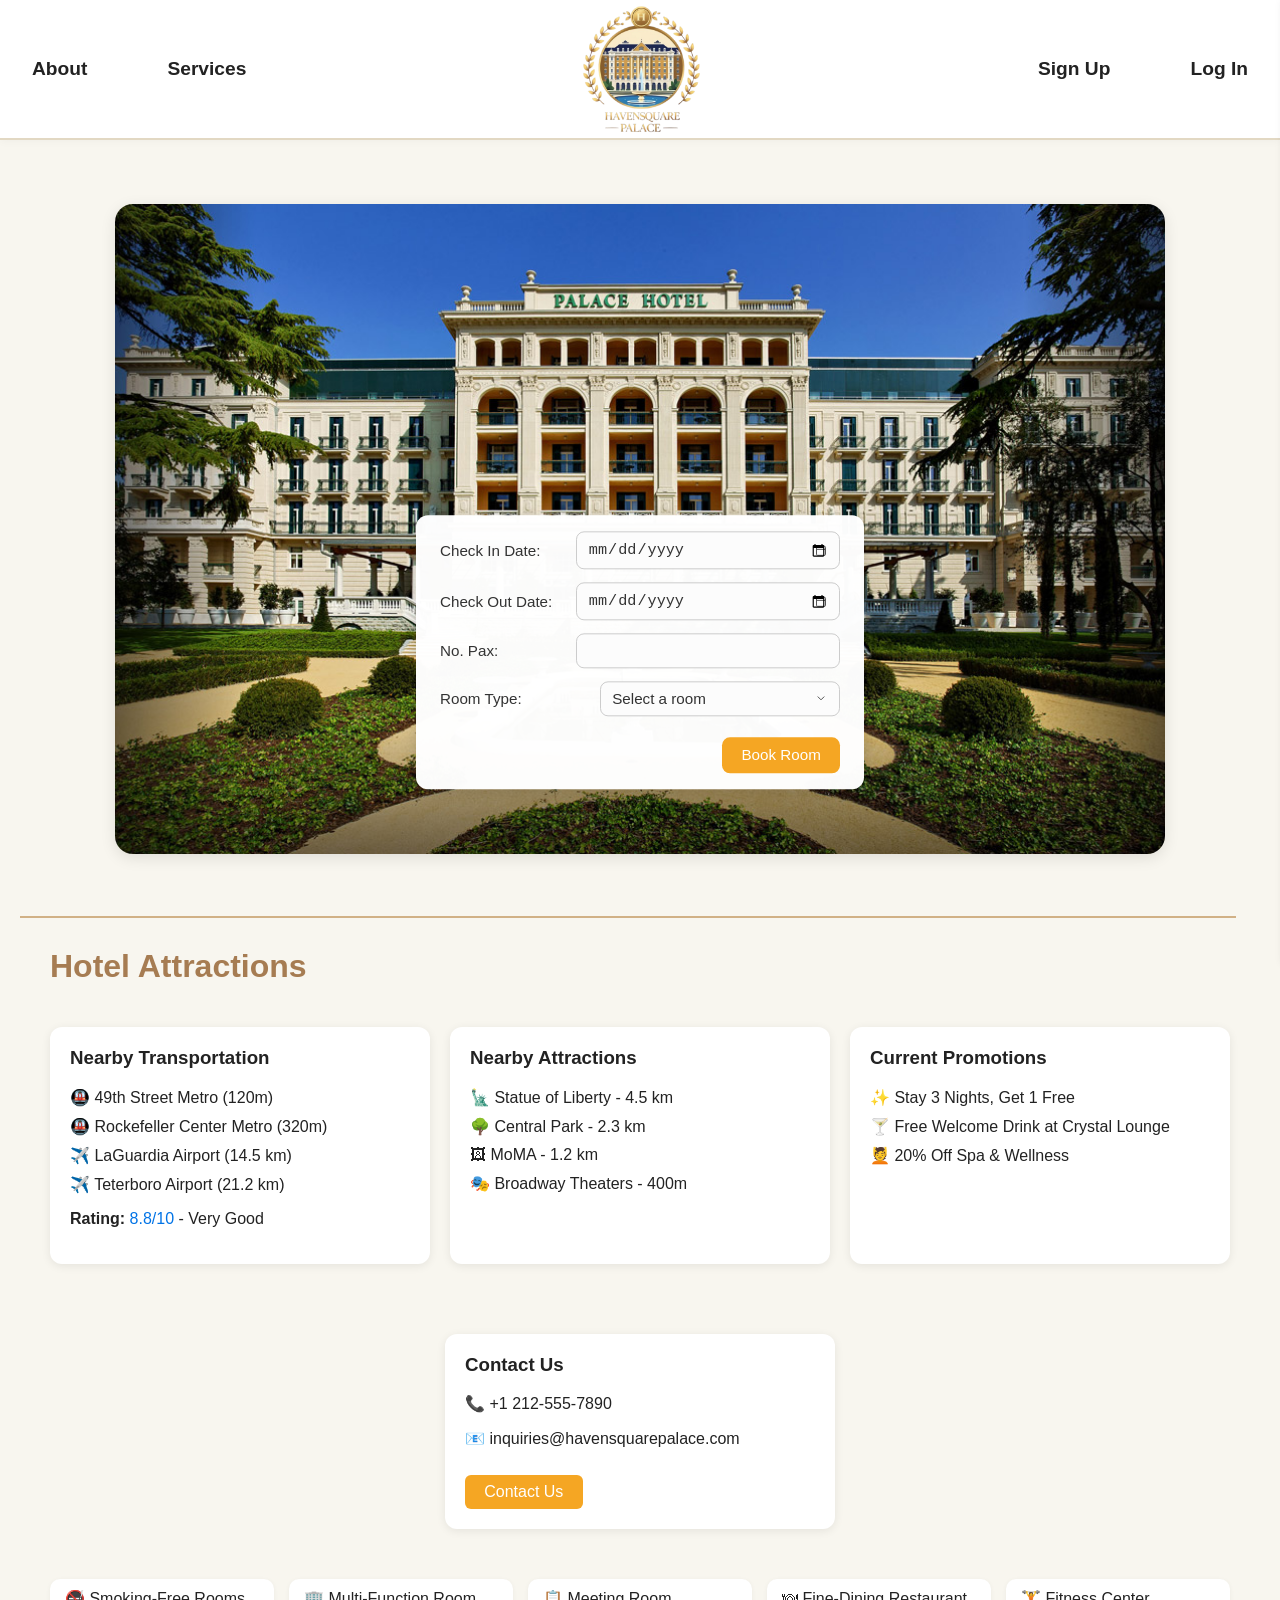
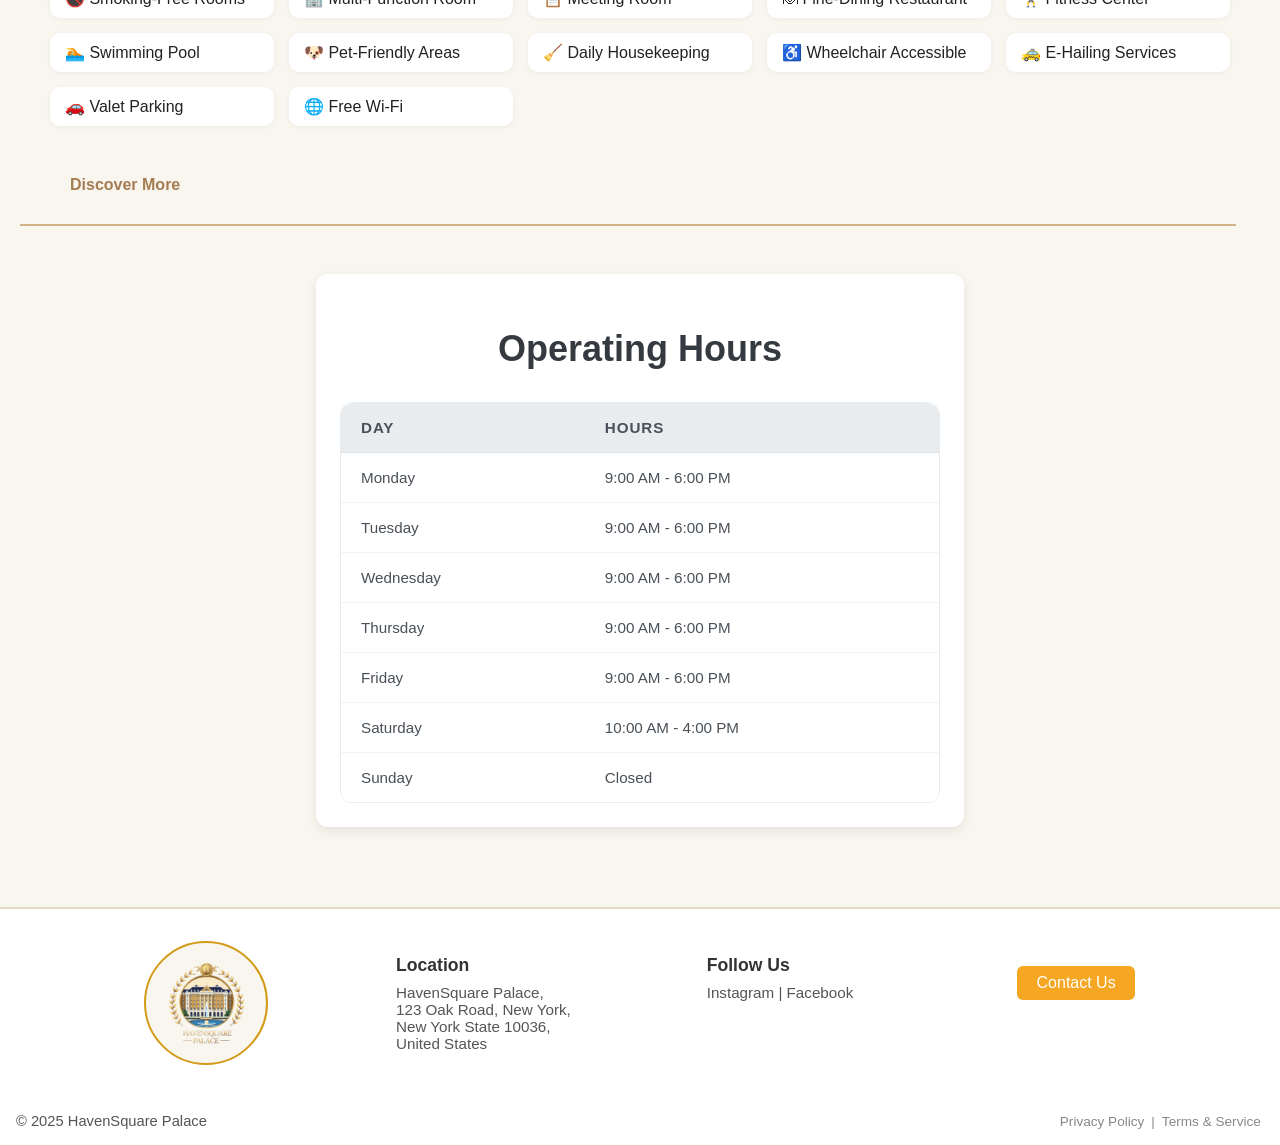
<file: index.html>
<!DOCTYPE html>
<html lang="en">

<head>
  <meta charset="UTF-8">
  <meta name="viewport" content="width=device-width, initial-scale=1.0">
  <title>HavenSquare Palace</title>
  <link rel="stylesheet" href="css/external_css_styling.css">
  <link rel="stylesheet" href="css/index_styling.css">
  <script src="javascript/script.js" ></script>
  <link rel="icon" href="images/logo.png">
</head>

<body>

  <!--HEADER-->
  <header>

    <!--Top Navigation Bar-->
    <nav class="navbar">
      <ul class="nav-left">
        <li><a href="about.html">About</a></li>
        <li><a href="services.html">Services</a></li>
      </ul>

      <a href="index.html" class="logo"></a> 

      <ul class="nav-right">
        <li><a href="signup.html">Sign Up</a></li>
        <li><a href="login.html">Log In</a></li>
      </ul>

      <div class="hamburger" onclick="toggleMenu()">☰</div>
    </nav>

    <div class="hamburger-pane">
      <div class="close-btn" onclick="toggleMenu()">×</div>
      <ul class="hamburger-links">
        <li><a href="index.html">Home</a></li>
        <li><a href="about.html">About</a></li>
        <li><a href="services.html">Services</a></li>
        <li><a href="contact.html">Contact</a></li>
        <li><a href="signup.html">Sign Up / Log In</a></li>
      </ul>
    </div>

  </header>


  <!--MAIN CONTENT-->
  <main>

    <!--Room Booking Interface on Home Page-->
    <section class="hotel-preview">
      <div class="hopre-image-wrapper">
        <img src="images/hotel.jpg" alt="Hotel" class="preview-image">
        
        <form class="booking-form" action="confirmation.html" method="get">
          <label>Check In Date: <input type="date" name="arrival"></label>
          <label>Check Out Date: <input type="date" name="departure"></label>
          <label>No. Pax: <input type="number" name="pax" min="1" max="10" required></label>

          <label>Room Type:
            <select name="room">
              <option value="" disabled selected>Select a room</option>
              <option>Urban Suite</option>
              <option>Garden Villa</option>
              <option>Skyline Penthouse</option>
              <option>Seaside Retreat</option>
              <option>Heritage Loft</option>
            </select>
          </label>

          <button type="submit">Book Room</button> 
        </form>
      </div>
    </section>

    <div class="divider"></div>
    
    <!--Hotel Attractions-->
    <h1>Hotel Attractions</h1>
    <div class="attraction-container">

      <div class="attraction-box">
        <h3>Nearby Transportation</h3>
        <ul>
          <li>🚇 49th Street Metro (120m)</li>
          <li>🚇 Rockefeller Center Metro (320m)</li>
          <li>✈️ LaGuardia Airport (14.5 km)</li>
          <li>✈️ Teterboro Airport (21.2 km)</li>
        </ul>
        <p><strong>Rating:</strong> <span style="color: #0073e6;">8.8/10</span> - Very Good</p>
      </div>

      <div class="attraction-box">
        <h3>Nearby Attractions</h3>
        <ul>
          <li>🗽 Statue of Liberty - 4.5 km</li>
          <li>🌳 Central Park - 2.3 km</li>
          <li>🖼 MoMA - 1.2 km</li>
          <li>🎭 Broadway Theaters - 400m</li>
        </ul>
      </div>

      <div class="attraction-box">
        <h3>Current Promotions</h3>
        <ul>
          <li>✨ Stay 3 Nights, Get 1 Free</li>
          <li>🍸 Free Welcome Drink at Crystal Lounge</li>
          <li>💆 20% Off Spa & Wellness</li>
        </ul>
      </div>

      <div class="attraction-box">
        <h3>Contact Us</h3>
        <p>📞 +1 212-555-7890</p>
        <p>📧 inquiries@havensquarepalace.com</p>
        <div>
          <a href="contact.html" class="contact-btn">Contact Us</a>
        </div>
      </div>
    </div>

    <!--Amenities-->
    <div class="amenities">
      <div class="amenity-item">🚭 Smoking-Free Rooms</div>
      <div class="amenity-item">🏢 Multi-Function Room</div>
      <div class="amenity-item">📋 Meeting Room</div>
      <div class="amenity-item">🍽 Fine-Dining Restaurant</div>
      <div class="amenity-item">🏋️ Fitness Center</div>
      <div class="amenity-item">🏊 Swimming Pool</div>
      <div class="amenity-item">🐶 Pet-Friendly Areas</div>
      <div class="amenity-item">🧹 Daily Housekeeping</div>
      <div class="amenity-item">♿ Wheelchair Accessible</div>
      <div class="amenity-item">🚕 E-Hailing Services</div>
      <div class="amenity-item">🚗 Valet Parking</div>
      <div class="amenity-item">🌐 Free Wi-Fi</div>
    </div> 

    <!--Discover More Button-->
    <a href="about.html" style="text-decoration: none; color: #a67c52; margin-left: 70px; font-weight: bolder">Discover More</a>

    <div class="divider"></div>

    <!--Business Hours Section-->
    <section class="business-hours-section">
      <div class="hours-container">
        <h2>Operating Hours</h2>

        <div class="hours-table-wrapper">
          <table class="hours-table">
            <thead class="hours-header">
              <tr>
                <th>Day</th>
                <th>Hours</th>
              </tr>
            </thead>

            <tbody class="hours-body">
              <!-- Monday -->
              <tr>
                <td class="hours-day">Monday</td>
                <td class="hours-time">9:00 AM - 6:00 PM</td>
              </tr>

              <!-- Tuesday -->
              <tr>
                <td class="hours-day">Tuesday</td>
                <td class="hours-time">9:00 AM - 6:00 PM</td>
              </tr>

              <!-- Wednesday -->
              <tr>
                <td class="hours-day">Wednesday</td>
                <td class="hours-time">9:00 AM - 6:00 PM</td>
              </tr>

              <!-- Thursday -->
              <tr>
                <td class="hours-day">Thursday</td>
                <td class="hours-time">9:00 AM - 6:00 PM</td>
              </tr>

              <!-- Friday -->
              <tr>
                <td class="hours-day">Friday</td>
                <td class="hours-time">9:00 AM - 6:00 PM</td>
              </tr>

              <!-- Saturday -->
              <tr>
                <td class="hours-day">Saturday</td>
                <td class="hours-time">10:00 AM - 4:00 PM</td>
              </tr>

              <!-- Sunday -->
              <tr>
                <td class="hours-day">Sunday</td>
                <td class="hours-closed">Closed</td>
              </tr>

            </tbody>
          </table>
        </div>
      </div>
    </section>

  </main>


  <!--FOOTER-->
  <footer class="bottom-bar">
    <div class="footer-row">
      <div class="footer-logo">
        <img src="images/logo.png" alt="Company Logo">
      </div>

      <div class="footer-links">
        <div>
          <h3>Location</h3>
          <p>HavenSquare Palace, <br>123 Oak Road, New York, <br>New York State 10036, <br>United States</p>
        </div>

        <div>
          <h3>Follow Us</h3>
          <p>Instagram | Facebook</p>
        </div>

        <div>
          <a href="contact.html" class="contact-btn">Contact Us</a>
        </div>
      </div>
    </div>

    <div class="footer-bottom">
      <span>&copy; 2025 HavenSquare Palace</span>
      <span class="footer-policy">
        <a href="#">Privacy Policy</a> | <a href="#">Terms &amp; Service</a>
      </span>
    </div>
  </footer>

</body>
</html>
</file>
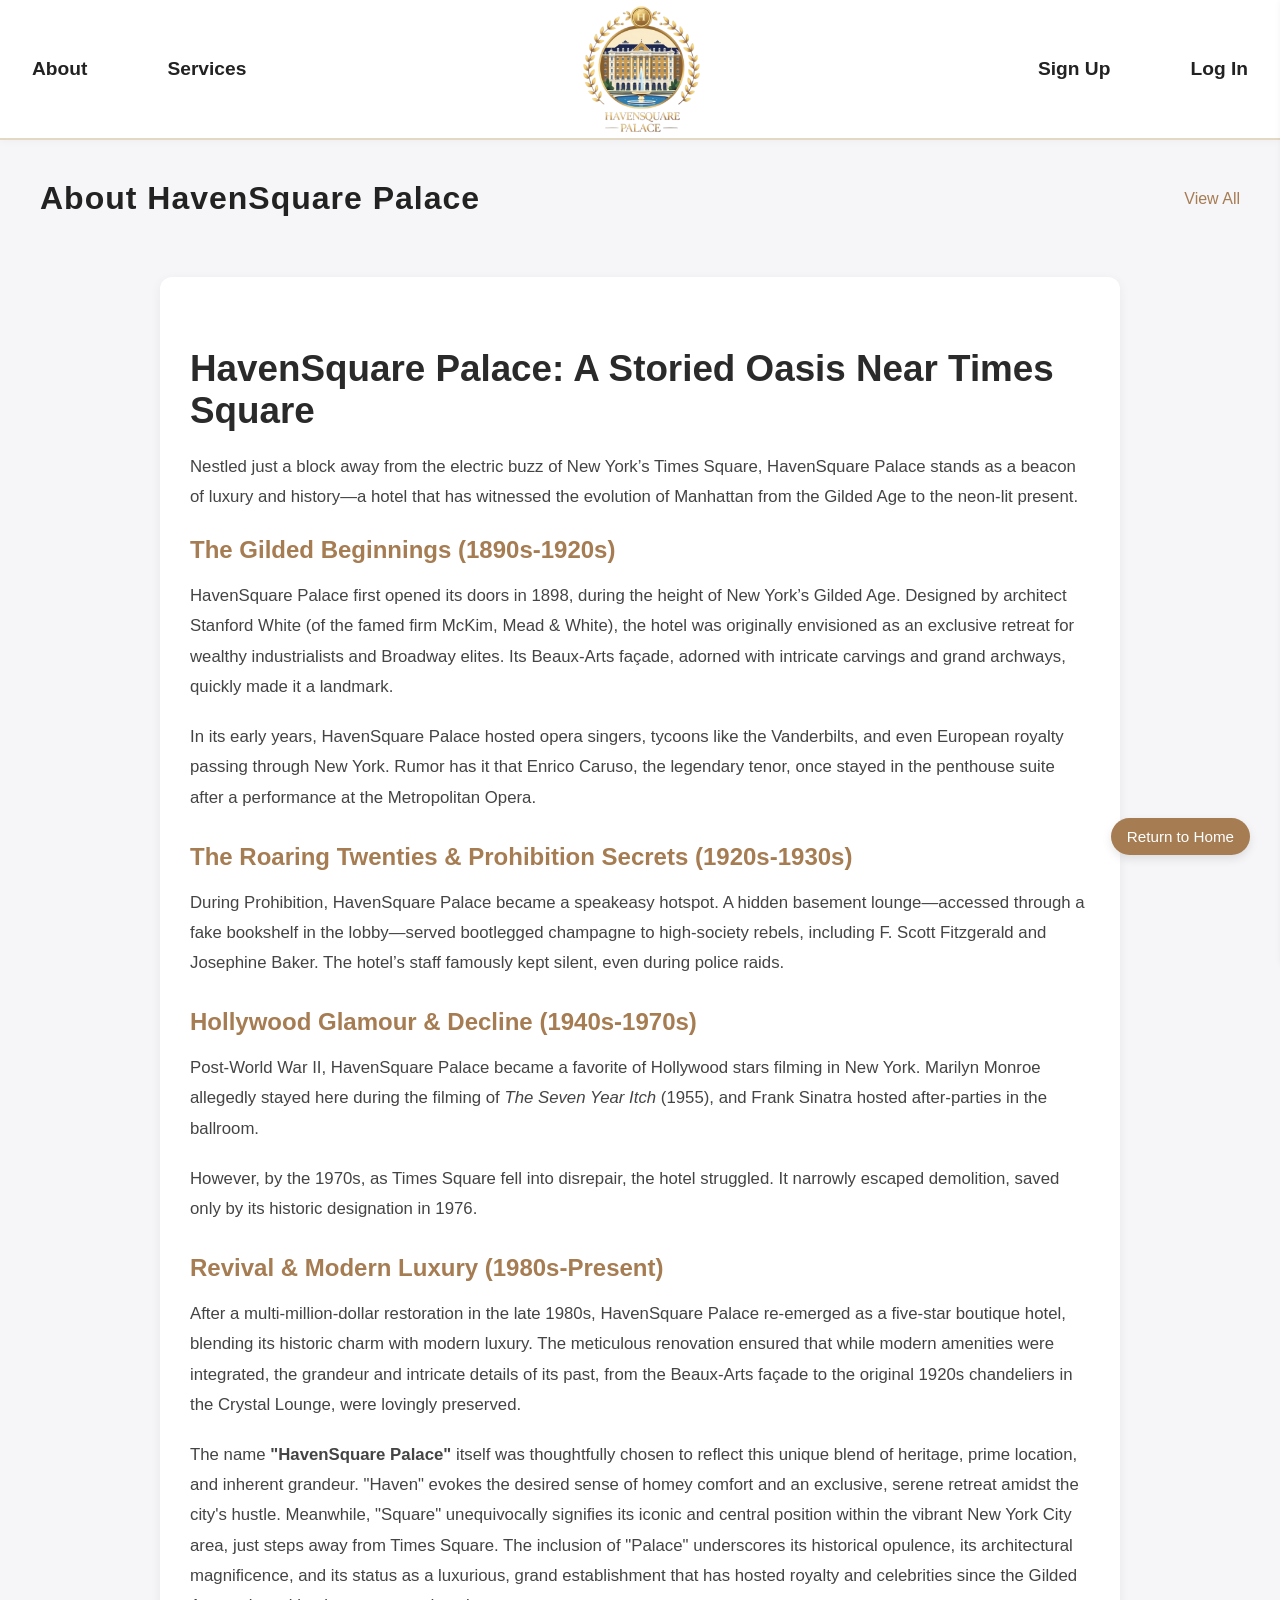
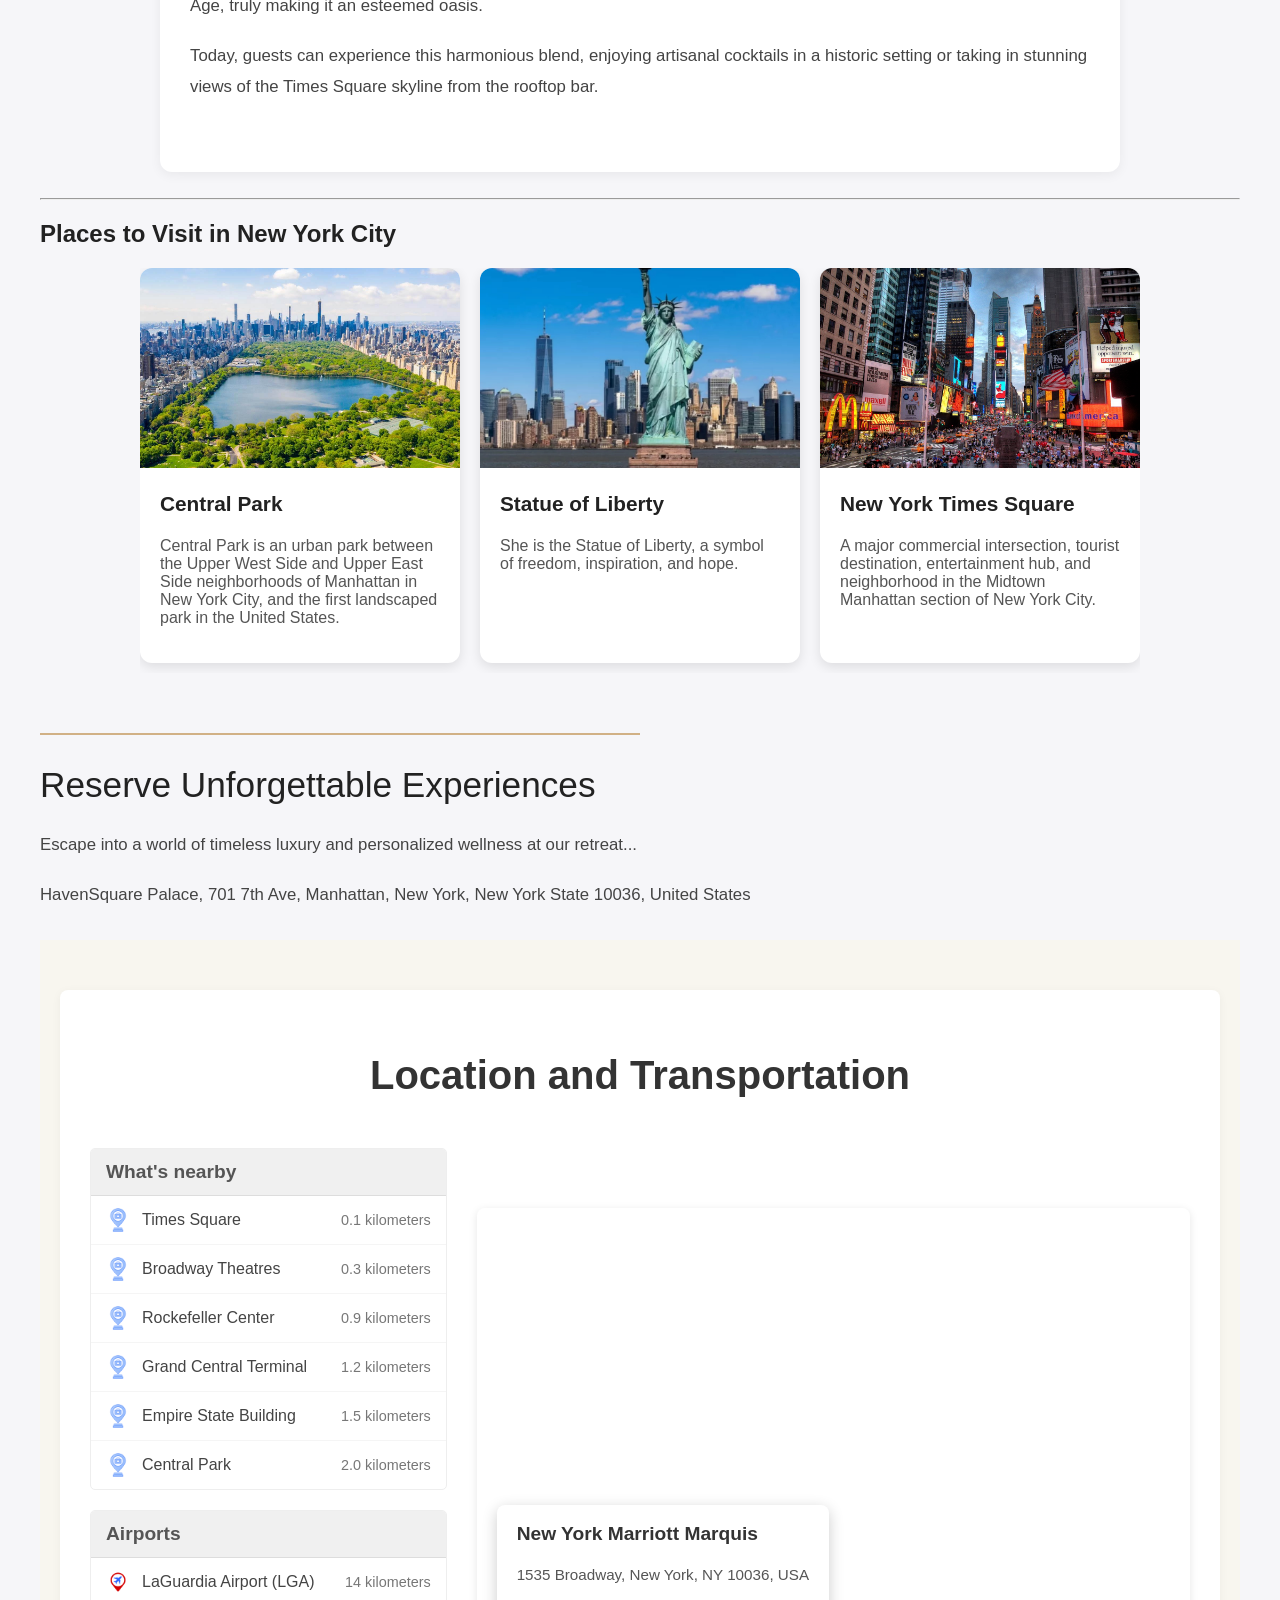
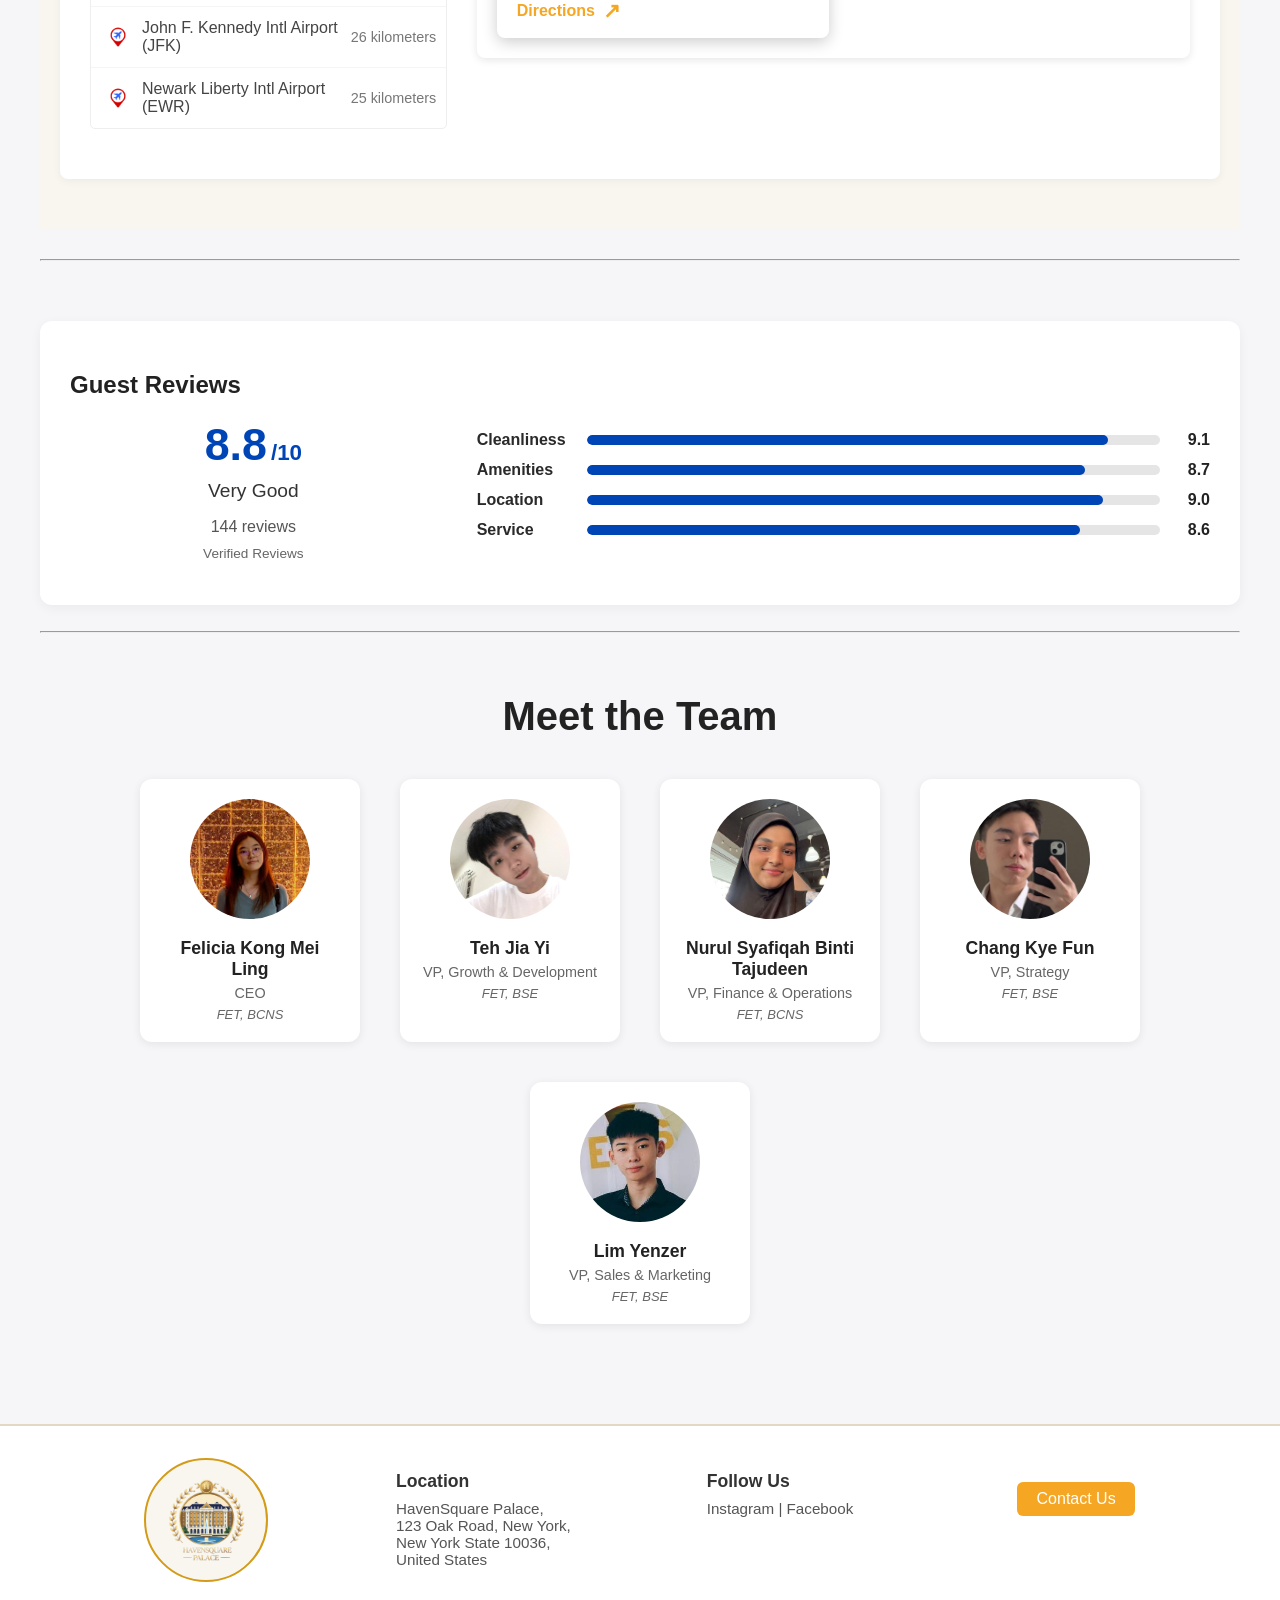
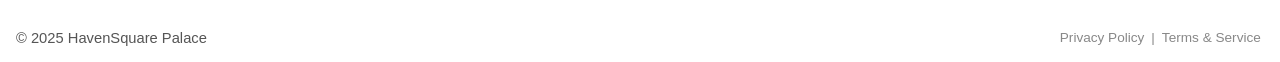
<file: about.html>
<!DOCTYPE html>
<html lang="en">

<head>
  <meta charset="UTF-8">
  <meta name="viewport" content="width=device-width, initial-scale=1.0">
  <title>About HavenSquare Palace</title>
  <link rel="stylesheet" href="css/external_css_styling.css">
  <link rel="stylesheet" href="css/about_styling.css">
  <script src="javascript/script.js"></script>
  <link rel="icon" href="images/link_icons/about.jpg" type="image/x-icon">
</head>

<body>

  <!--HEADER-->
  <header>

    <!--Top Navigation Bar-->
    <nav class="navbar">
      <ul class="nav-left">
        <li><a href="about.html">About</a></li>
        <li><a href="services.html">Services</a></li>
      </ul>

      <a href="index.html" class="logo"></a> 

      <ul class="nav-right">
        <li><a href="signup.html">Sign Up</a></li>
        <li><a href="login.html">Log In</a></li>
      </ul>

      <div class="hamburger" onclick="toggleMenu()">☰</div>
    </nav>

    <div class="hamburger-pane">
      <div class="close-btn" onclick="toggleMenu()">×</div>
      <ul class="hamburger-links">
        <li><a href="index.html">Home</a></li>
        <li><a href="about.html">About</a></li>
        <li><a href="services.html">Services</a></li>
        <li><a href="contact.html">Contact</a></li>
        <li><a href="signup.html">Sign Up / Log In</a></li>
      </ul>
    </div>

  </header>

  
  <!--MAIN CONTENT-->
  <main>

    <!--About Page-->
    <div class="section-header">
      <h2>About HavenSquare Palace</h2>
      <a href="#">View All</a>
    </div>

    <!--History of HavenSquare Palace-->
    <div class="history-section">
      <h2>HavenSquare Palace: A Storied Oasis Near Times Square</h2>
      <p>Nestled just a block away from the electric buzz of New York’s Times Square, HavenSquare Palace stands as a beacon of luxury and history—a hotel that has witnessed the evolution of Manhattan from the Gilded Age to the neon-lit present.</p>

      <div class="history-period">
        <h3>The Gilded Beginnings (1890s-1920s)</h3>
        <p>HavenSquare Palace first opened its doors in 1898, during the height of New York’s Gilded Age. Designed by architect Stanford White (of the famed firm McKim, Mead & White), the hotel was originally envisioned as an exclusive retreat for wealthy industrialists and Broadway elites. Its Beaux-Arts façade, adorned with intricate carvings and grand archways, quickly made it a landmark.</p>
        <p>In its early years, HavenSquare Palace hosted opera singers, tycoons like the Vanderbilts, and even European royalty passing through New York. Rumor has it that Enrico Caruso, the legendary tenor, once stayed in the penthouse suite after a performance at the Metropolitan Opera.</p>
      </div>

      <div class="history-period">
        <h3>The Roaring Twenties & Prohibition Secrets (1920s-1930s)</h3>
        <p>During Prohibition, HavenSquare Palace became a speakeasy hotspot. A hidden basement lounge—accessed through a fake bookshelf in the lobby—served bootlegged champagne to high-society rebels, including F. Scott Fitzgerald and Josephine Baker. The hotel’s staff famously kept silent, even during police raids.</p>
      </div>

      <div class="history-period">
        <h3>Hollywood Glamour & Decline (1940s-1970s)</h3>
        <p>Post-World War II, HavenSquare Palace became a favorite of Hollywood stars filming in New York. Marilyn Monroe allegedly stayed here during the filming of <em>The Seven Year Itch</em> (1955), and Frank Sinatra hosted after-parties in the ballroom.</p>
        <p>However, by the 1970s, as Times Square fell into disrepair, the hotel struggled. It narrowly escaped demolition, saved only by its historic designation in 1976.</p>
      </div>

      <div class="history-period">
        <h3>Revival & Modern Luxury (1980s-Present)</h3>
        <p>After a multi-million-dollar restoration in the late 1980s, HavenSquare Palace re-emerged as a five-star boutique hotel, blending its historic charm with modern luxury. The meticulous renovation ensured that while modern amenities were integrated, the grandeur and intricate details of its past, from the Beaux-Arts façade to the original 1920s chandeliers in the Crystal Lounge, were lovingly preserved.</p> 
        <p>The name <span style="font-weight: bolder">"HavenSquare Palace"</span> itself was thoughtfully chosen to reflect this unique blend of heritage, prime location, and inherent grandeur. 
          "Haven" evokes the desired sense of homey comfort and an exclusive, serene retreat amidst the city's hustle. Meanwhile, 
          "Square" unequivocally signifies its iconic and central position within the vibrant New York City area, just steps away from Times Square. 
          The inclusion of "Palace" underscores its historical opulence, its architectural magnificence, and its status as a luxurious, grand establishment that has hosted royalty and celebrities since the Gilded Age, truly making it an esteemed oasis.</p>
        <p>Today, guests can experience this harmonious blend, enjoying artisanal cocktails in a historic setting or taking in stunning views of the Times Square skyline from the rooftop bar.</p>
      </div>
    </div>

    <br>
    <hr>

    <!--Nearby Attractions-->
    <h2>Places to Visit in New York City</h3>
    <div class="view-wrapper">
      <div class="view-container">
        <div class="view-card">
          <img src="images/about_images/attractions/centralpark.jpg" alt="Park View">
          <div class="view-info">
            <h3>Central Park</h3>
            <p>Central Park is an urban park between the Upper West Side and Upper East Side neighborhoods of Manhattan in New York City, and the first landscaped park in the United States.</p>
          </div>
        </div>

        <div class="view-card">
          <img src="images/about_images/attractions/liberty.jpg" alt="Statue of Liberty">
          <div class="view-info">
            <h3>Statue of Liberty</h3>
            <p>She is the Statue of Liberty, a symbol of freedom, inspiration, and hope.</p>
          </div>
        </div>

        <div class="view-card">
          <img src="images/about_images/attractions/newyork.jpg" alt="Times Square">
          <div class="view-info">
            <h3>New York Times Square</h3>
            <p>A major commercial intersection, tourist destination, entertainment hub, and neighborhood in the Midtown Manhattan section of New York City.</p>
          </div>
        </div>

      </div>
    </div>


    <!--Location & Transportation-->
    <div class="about-section">
      <div class="divider"></div>
      <h2>Reserve Unforgettable Experiences</h2>
      <p>Escape into a world of timeless luxury and personalized wellness at our retreat...</p>
      <p>HavenSquare Palace, 701 7th Ave, Manhattan, New York, New York State 10036, United States</p>
    </div>

    <section class="location-transportation-section">
      <div class="container">
          <h2>Location and Transportation</h2>

          <div class="content-wrapper">
            <div class="left-panel">
                <div class="section">
                    <h3>What's nearby</h3>
                    <ul>
                      <li>
                        <img src="images/about_images/icons/places.png" alt="Location icon">
                        <span>Times Square</span>
                        <span class="distance">0.1 kilometers</span>
                      </li>

                      <li>
                        <img src="images/about_images/icons/places.png" alt="Location icon">
                        <span>Broadway Theatres</span>
                        <span class="distance">0.3 kilometers</span>
                      </li>

                      <li>
                        <img src="images/about_images/icons/places.png" alt="Location icon">
                        <span>Rockefeller Center</span>
                        <span class="distance">0.9 kilometers</span>
                      </li>

                      <li>
                        <img src="images/about_images/icons/places.png" alt="Location icon">
                        <span>Grand Central Terminal</span>
                        <span class="distance">1.2 kilometers</span>
                      </li>

                      <li>
                        <img src="images/about_images/icons/places.png" alt="Location icon">
                        <span>Empire State Building</span>
                        <span class="distance">1.5 kilometers</span>
                      </li>

                      <li>
                        <img src="images/about_images/icons/places.png" alt="Location icon">
                        <span>Central Park</span>
                        <span class="distance">2.0 kilometers</span>
                      </li>

                    </ul>
                </div>

                <div class="section">
                  <h3>Airports</h3>
                  <ul>
                    <li>
                      <img src="images/about_images/icons/airport.png" alt="Airport icon">
                      <span>LaGuardia Airport (LGA)</span>
                      <span class="distance">14 kilometers</span>
                    </li>
                    <li>
                      <img src="images/about_images/icons/airport.png" alt="Airport icon">
                      <span>John F. Kennedy Intl Airport (JFK)</span>
                      <span class="distance">26 kilometers</span>
                    </li>
                    <li>
                      <img src="images/about_images/icons/airport.png" alt="Airport icon">
                      <span>Newark Liberty Intl Airport (EWR)</span>
                      <span class="distance">25 kilometers</span>
                    </li>
                  </ul>
                </div>
              </div>

              <div class="right-panel">
                <div class="map-container">
                  <iframe
                      src="http://www.google.com/maps/embed?pb=!1m18!1m12!1m3!1d3022.046808757094!2d-73.98770732357778!3d40.75841447139151!2m3!1f0!2f0!3f0!3m2!1i1024!2i768!4f13.1!3m3!1m2!1s0x89c258564177d70b%3A0x6b29f041d21469e7!2sNew%20York%20Marriott%20Marquis!5e0!3m2!1sen!2sus!4v1701234567890!5m2!1sen!2sus"
                      width="600" height="450" style="border:0;" allowfullscreen="" loading="lazy" referrerpolicy="no-referrer-when-downgrade"></iframe>

                  <div class="map-overlay-info">
                      <h3>New York Marriott Marquis</h3>
                      <p>1535 Broadway, New York, NY 10036, USA</p>
                      <a href="http://www.google.com/maps/dir/?api=1&destination=New+York+Marriott+Marquis,+1535+Broadway,+New+York,+NY+10036,+USA" target="_blank" class="directions-link">Directions <span class="arrow">↗</span></a>
                  </div>
                </div>
              </div>
          </div>
      </div>
    </section>

    <hr>

    <!--Guest Reviews & Ratings-->
    <div class="guest-reviews">
      <h2>Guest Reviews</h2>

      <div class="review-container">
        <div class="left-review">
          <div class="score-box">
            <span class="score">8.8</span>
            <span class="out-of">/10</span>
          </div>
          <p class="rating-text">Very Good</p>
          <p class="review-count">144 reviews</p>
          <p class="verified">Verified Reviews</p>
        </div>

        <div class="right-review">
          <div class="rating-row">
            <span>Cleanliness</span>
            <div class="bar-wrapper">
              <div class="bar" style="width: 91%;"></div>
            </div>
            <span class="rating-value">9.1</span>
          </div>

          <div class="rating-row">
            <span>Amenities</span>
            <div class="bar-wrapper">
              <div class="bar" style="width: 87%;"></div>
            </div>
            <span class="rating-value">8.7</span>
          </div>

          <div class="rating-row">
            <span>Location</span>
            <div class="bar-wrapper">
              <div class="bar" style="width: 90%;"></div>
            </div>
            <span class="rating-value">9.0</span>
          </div>

          <div class="rating-row">
            <span>Service</span>
            <div class="bar-wrapper">
              <div class="bar" style="width: 86%;"></div>
            </div>
            <span class="rating-value">8.6</span>
          </div>

        </div>
      </div>
    </div>

    <br>
    <hr>

    <!--Team Info-->
    <div class="team-section">
    <h2>Meet the Team</h2>
      <div class="team-container">
        <div class="team-member">
          <img src="images/about_images/team_images/felicia.jpg" alt="Felicia">
          <h4>Felicia Kong Mei Ling</h4>
          <p>CEO</p>
          <p><span style="font-style: italic; font-size: small;">FET, BCNS</span></p>
        </div>

        <div class="team-member">
          <img src="images/about_images/team_images/jiayi.jpg" alt="Jia Yi">
          <h4>Teh Jia Yi</h4>
          <p>VP, Growth & Development</p>
          <p><span style="font-style: italic; font-size: small;">FET, BSE</span></p>
        </div>

        <div class="team-member">
          <img src="images/about_images/team_images/syafiqah.jpg" alt="Syafiqah">
          <h4>Nurul Syafiqah Binti Tajudeen</h4>
          <p>VP, Finance & Operations</p>
          <p><span style="font-style: italic; font-size: small;">FET, BCNS</span></p>
        </div>

        <div class="team-member">
          <img src="images/about_images/team_images/chang.jpg" alt="Chang">
          <h4>Chang Kye Fun</h4>
          <p>VP, Strategy</p>
          <p><span style="font-style: italic; font-size: small;">FET, BSE</span></p>
        </div>

        <div class="team-member">
          <img src="images/about_images/team_images/yenzer.jpg" alt="Yenzer">
          <h4>Lim Yenzer</h4>
          <p>VP, Sales & Marketing</p>
          <p><span style="font-style: italic; font-size: small;">FET, BSE</span></p>
        </div>

      </div>
    </div>

    <a href="index.html" class="return-home">Return to Home</a>

  </main>


  <!--Footer-->
  <footer class="bottom-bar">
    <div class="footer-row">
      <div class="footer-logo">
        <img src="images/logo.png" alt="Company Logo">
      </div>

      <div class="footer-links">
        <div>
          <h3>Location</h3>
          <p>HavenSquare Palace, <br>123 Oak Road, New York, <br>New York State 10036, <br>United States</p>
        </div>

        <div>
          <h3>Follow Us</h3>
          <p>Instagram | Facebook</p>
        </div>

        <div>
          <a href="contact.html" class="contact-btn">Contact Us</a>
        </div>
      </div>
    </div>

    <div class="footer-bottom">
      <span>&copy; 2025 HavenSquare Palace</span>
      <span class="footer-policy">
        <a href="#">Privacy Policy</a> | <a href="#">Terms &amp; Service</a>
      </span>
    </div>
  </footer>

</body>
</html>
</file>
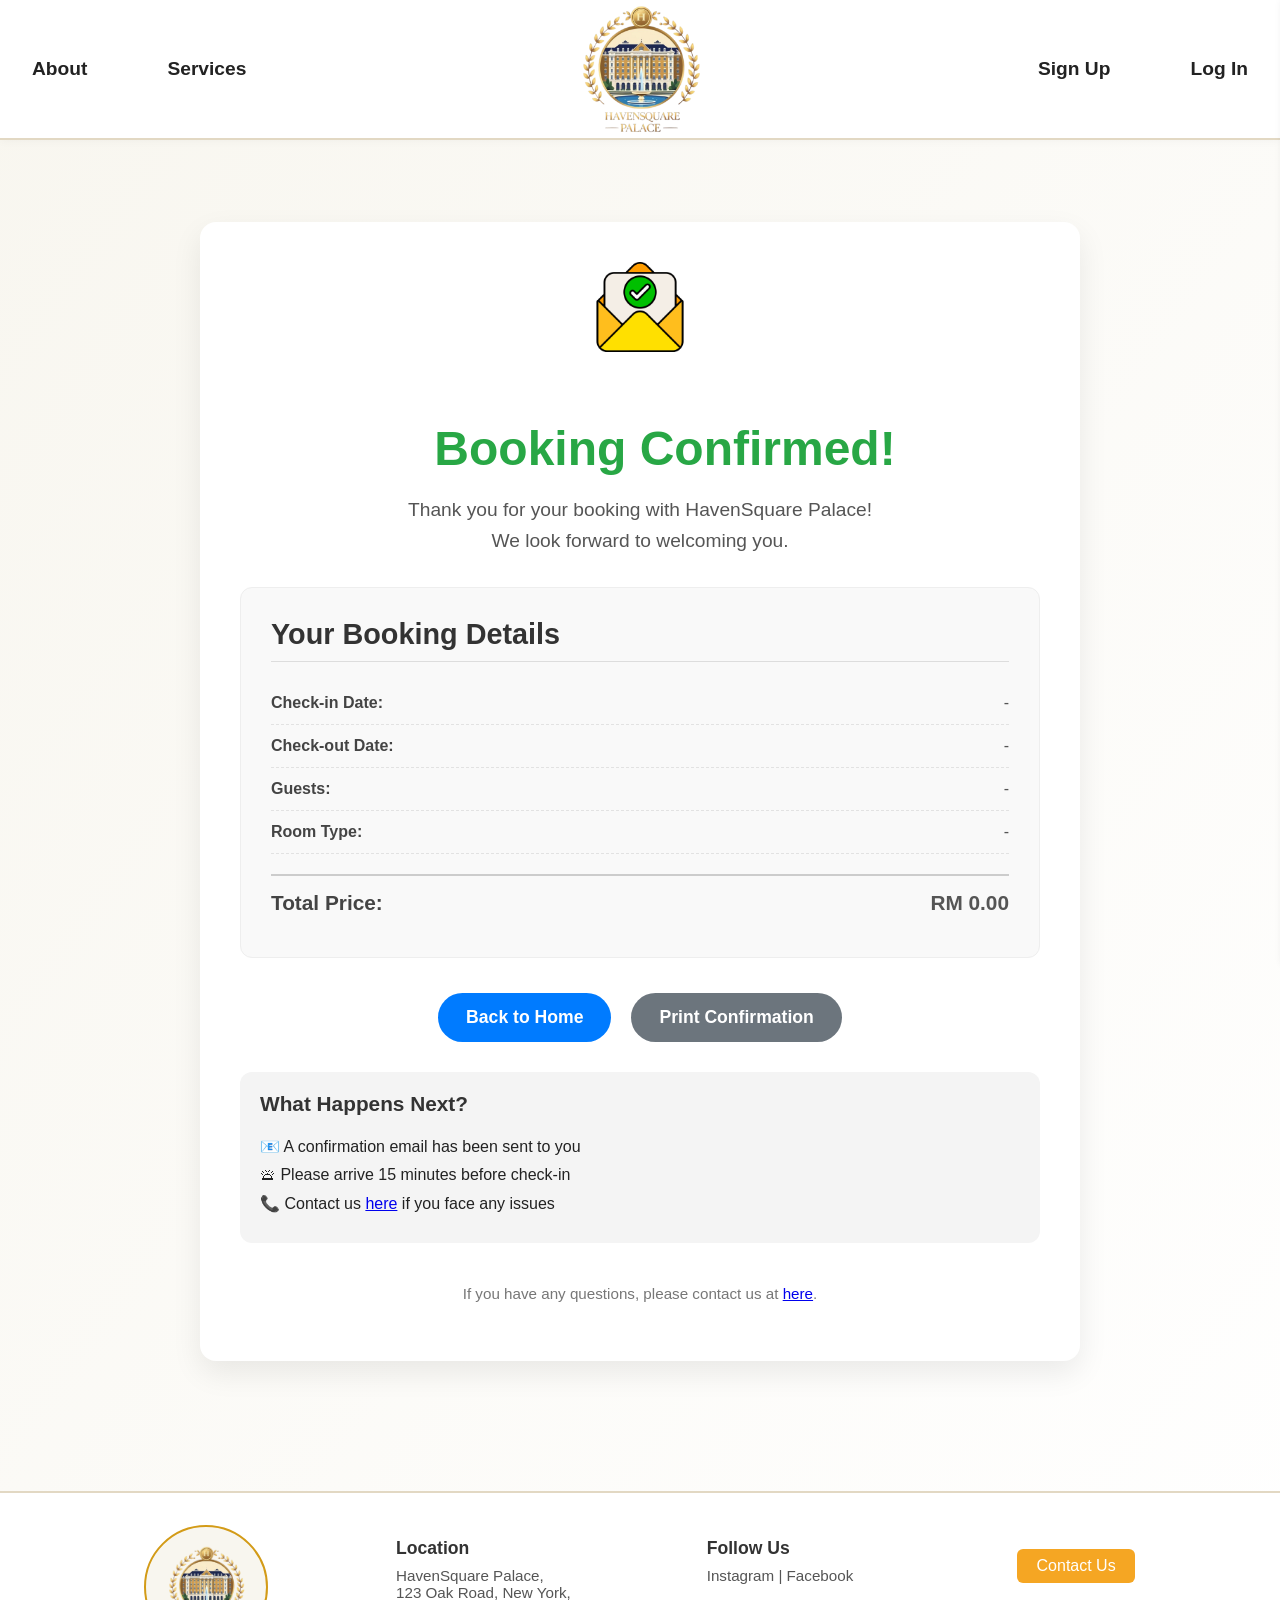
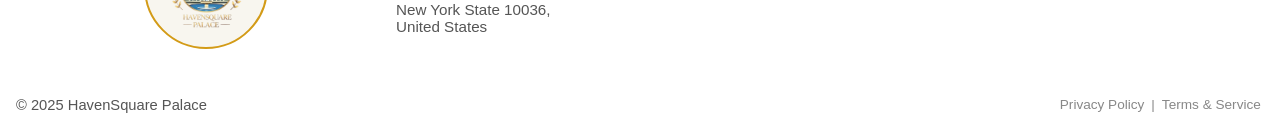
<file: confirmation.html>
<!DOCTYPE html>
<html lang="en">
<head>
  <meta charset="UTF-8" />
  <meta name="viewport" content="width=device-width, initial-scale=1.0"/>
  <title>Booking Confirmation</title>
  <link rel="stylesheet" href="css/external_css_styling.css">
  <link rel="stylesheet" href="css/confirmation_styling.css" />
  <script src="javascript/confirmation.js" ></script>
  <script src="javascript/script.js" ></script>
  <link rel="icon" href="images/link_icons/confirmation.png" type="image/x-icon">
</head>

<body>

  <!--HEADER-->
  <header>

    <!--Top Navigation Bar-->
    <nav class="navbar">
      <ul class="nav-left">
        <li><a href="about.html">About</a></li>
        <li><a href="services.html">Services</a></li>
      </ul>

      <a href="index.html" class="logo"></a> 

      <ul class="nav-right">
        <li><a href="signup.html">Sign Up</a></li>
        <li><a href="login.html">Log In</a></li>
      </ul>

      <div class="hamburger" onclick="toggleMenu()">☰</div>
    </nav>

    <div class="hamburger-pane">
      <div class="close-btn" onclick="toggleMenu()">×</div>
      <ul class="hamburger-links">
        <li><a href="index.html">Home</a></li>
        <li><a href="about.html">About</a></li>
        <li><a href="services.html">Services</a></li>
        <li><a href="contact.html">Contact</a></li>
        <li><a href="signup.html">Sign Up / Log In</a></li>
      </ul>
    </div>

  </header>


  <!--MAIN CONTENT-->
  <main class="confirmation-page-main">
    <section class="confirmation-section">
      <div class="container">

        <img src="images/link_icons/confirmation.png" alt="Booking Success" class="confirmation-icon" />

        <h1 class="confirmation-title">Booking Confirmed!</h1>
        <p class="confirmation-message">
          Thank you for your booking with HavenSquare Palace!<br />
          We look forward to welcoming you.
        </p>

        <div class="booking-details-card">
          <h2>Your Booking Details</h2>
          <div class="detail-item">
            <span>Check-in Date:</span>
            <span id="display-checkin">-</span>
          </div>
          <div class="detail-item">
            <span>Check-out Date:</span>
            <span id="display-checkout">-</span>
          </div>
          <div class="detail-item">
            <span>Guests:</span>
            <span id="display-guests">-</span>
          </div>
          <div class="detail-item">
            <span>Room Type:</span>
            <span id="display-room-type">-</span>
          </div>
          <div class="detail-item total-price">
            <span>Total Price:</span>
            <span id="display-total-price">RM 0.00</span>
          </div>
        </div>

        <div class="confirmation-actions">
          <a href="index.html" class="back-home-btn">Back to Home</a>
          <button class="print-booking-btn" onclick="window.print()">Print Confirmation</button>
        </div>

        <div class="next-steps">
          <h3>What Happens Next?</h3>
          <ul>
            <li>📧 A confirmation email has been sent to you</li>
            <li>🛎 Please arrive 15 minutes before check-in</li>
            <li>📞 Contact us <a href="contact.html">here</a> if you face any issues </a></li></li>
          </ul>
        </div>

        <p class="further-info">
          If you have any questions, please contact us at <a href="contact.html">here</a>.
        </p>
      </div>
    </section>
  </main>


  <!--FOOTER-->
  <footer class="bottom-bar">
    <div class="footer-row">
      <div class="footer-logo">
        <img src="images/logo.png" alt="Company Logo">
      </div>

      <div class="footer-links">
        <div>
          <h3>Location</h3>
          <p>HavenSquare Palace, <br>123 Oak Road, New York, <br>New York State 10036, <br>United States</p>
        </div>

        <div>
          <h3>Follow Us</h3>
          <p>Instagram | Facebook</p>
        </div>

        <div>
          <a href="contact.html" class="contact-btn">Contact Us</a>
        </div>
      </div>
    </div>

    <div class="footer-bottom">
      <span>&copy; 2025 HavenSquare Palace</span>
      <span class="footer-policy">
        <a href="#">Privacy Policy</a> | <a href="#">Terms &amp; Service</a>
      </span>
    </div>
  </footer>

</body>
</html>
</file>
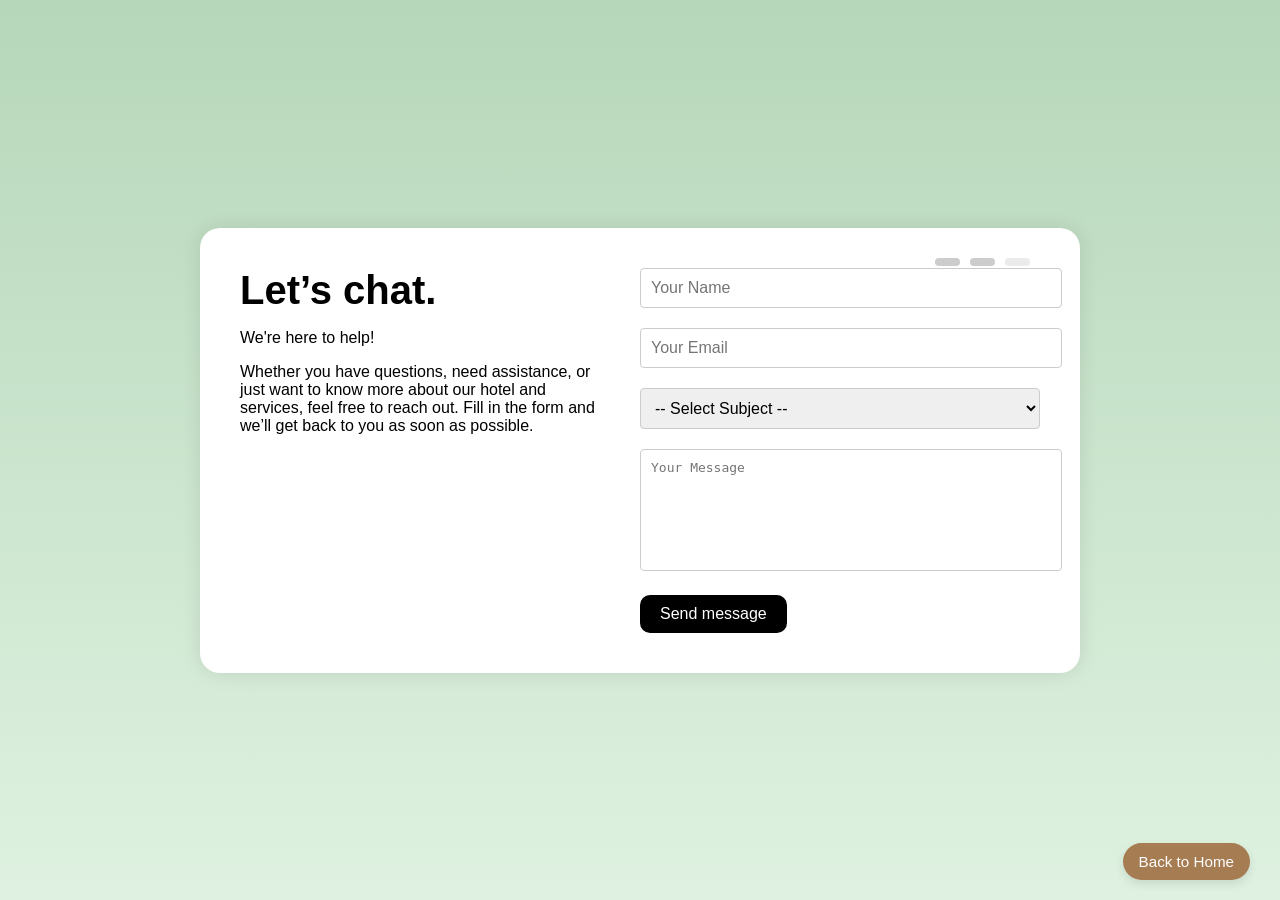
<file: contact.html>
<!DOCTYPE html>
<html lang="en">

<head>
  <meta charset="UTF-8">
  <title>Let's Chat Form</title>
  <link rel="stylesheet" href="css/contact_styling.css">
  <script src="javascript/contact.js"></script>
  <link rel="icon" href="images/link_icons/contact.png" type="image/x-icon">
</head>

<body>

  <div class="form-container">

    <!--Left Side of Container-->
    <div class="form-left">
      <h1>Let’s chat.</h1>
      <p>We're here to help!</p>
      <p>Whether you have questions, need assistance, or just want to know more about our hotel and services, feel free to reach out. Fill in the form and we’ll get back to you as soon as possible.</p>
    </div>

    <!--Right Side of Container-->
    <div class="form-right">
      <form onsubmit="return validateForm();">
        <div class="form-group">
          <input type="text" id="name" placeholder="Your Name">
          <div class="error" id="nameError"></div>
        </div>

        <div class="form-group">
          <input type="email" id="email" placeholder="Your Email">
          <div class="error" id="emailError"></div>
        </div>

        <div class="form-group">
          <select id="subject">
            <option value="">-- Select Subject --</option>
            <option value="general">General Inquiry</option>
            <option value="support">Support</option>
            <option value="feedback">Feedback</option>
          </select>
          <div class="error" id="subjectError"></div>
        </div>

        <div class="form-group">
          <textarea id="message" placeholder="Your Message"></textarea>
          <div class="error" id="messageError"></div>
        </div>

        <button class="submit-btn" type="submit">Send message</button>
      
      </form>
    </div>

     <a href="index.html" class="return-home"> Back to Home</a>

    <div class="nav-dots">
      <div class="dot"></div>
      <div class="dot"></div>
      <div class="dot" style="opacity: 0.4;"></div>
    </div>
    
  </div>

</body>
</html>
</file>
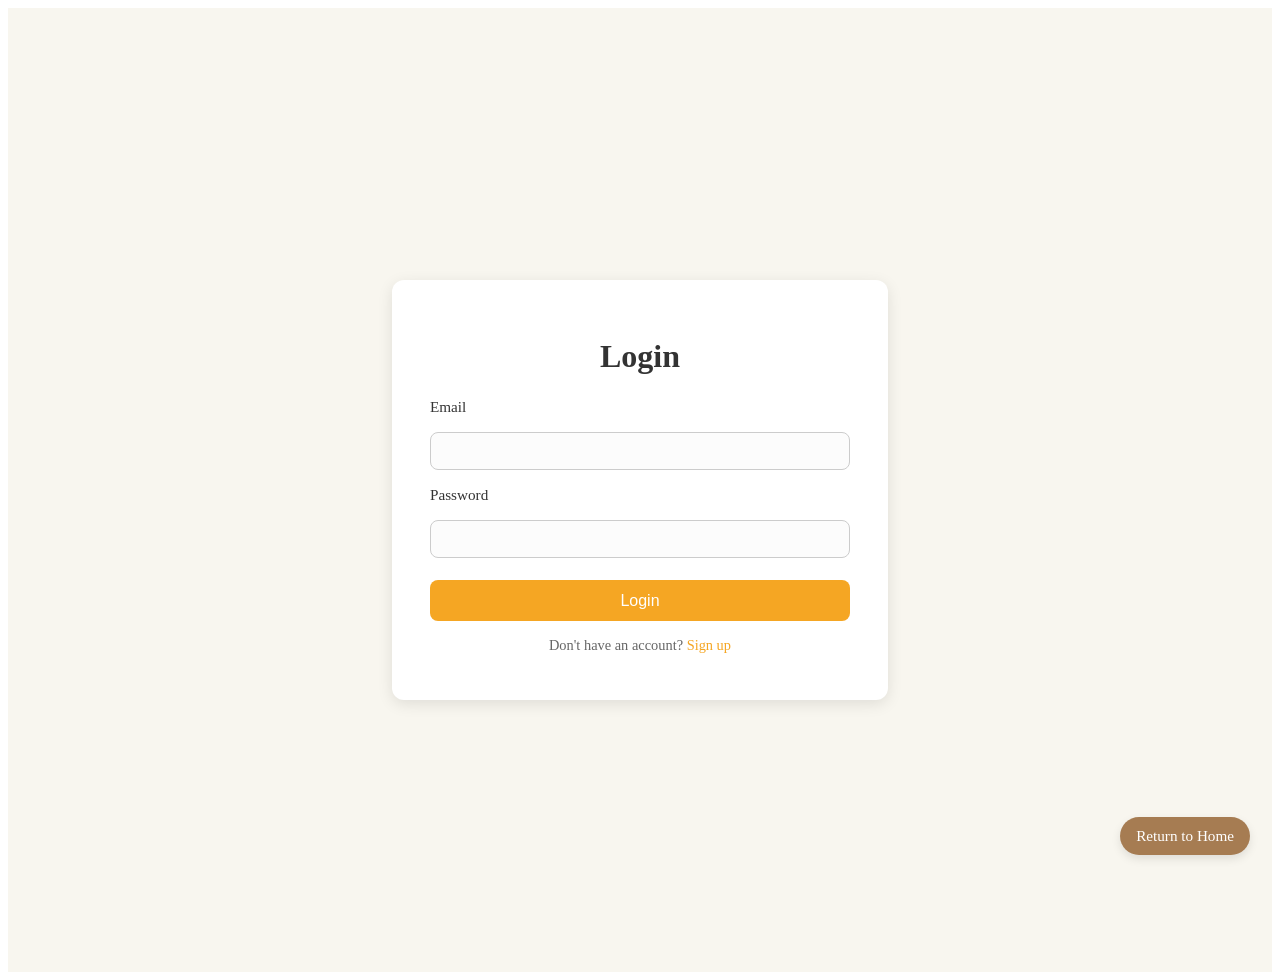
<file: login.html>
<!DOCTYPE html>
<html lang="en">

<head>
  <meta charset="UTF-8">
  <meta name="viewport" content="width=device-width, initial-scale=1.0">
  <title>Login</title>
  <link rel="stylesheet" href="css/signup_login_styling.css">
  <script src="javascript/login.js"></script>
  <link rel="icon" href="images/link_icons/login.png" type="image/x-icon">

</head>

<body>
 <div class="auth-container">
    <div class="auth-box">
      <h2>Login</h2>
      <form id="login-form">
        <label for="email">Email</label>
        <input type="email" id="email" required>

        <label for="password">Password</label>
        <input type="password" id="password" required>

        <button type="submit">Login</button>
      </form>

      <p class="switch-link">
        Don't have an account? <a href="signup.html">Sign up</a>
      </p>
    </div>
  </div>

    <a href="index.html" class="return-home">Return to Home</a>

</body>
</html>
</file>
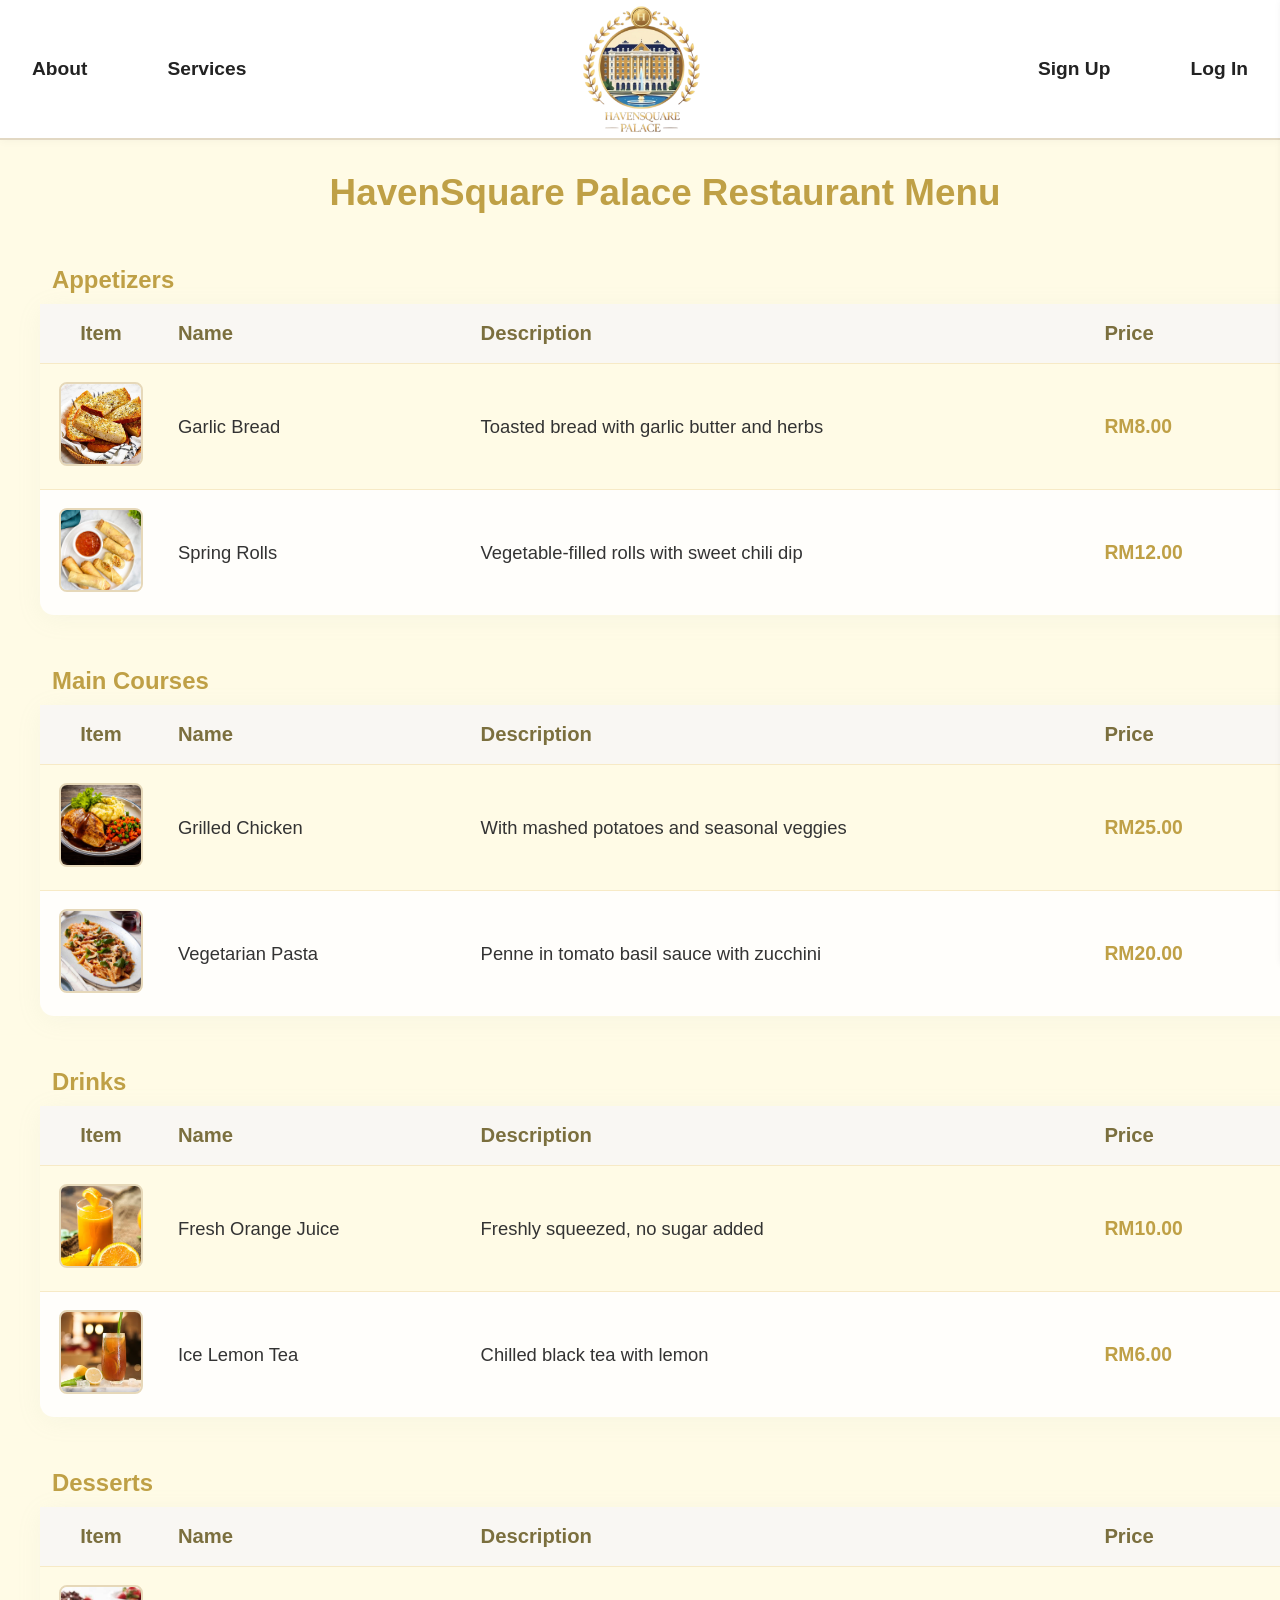
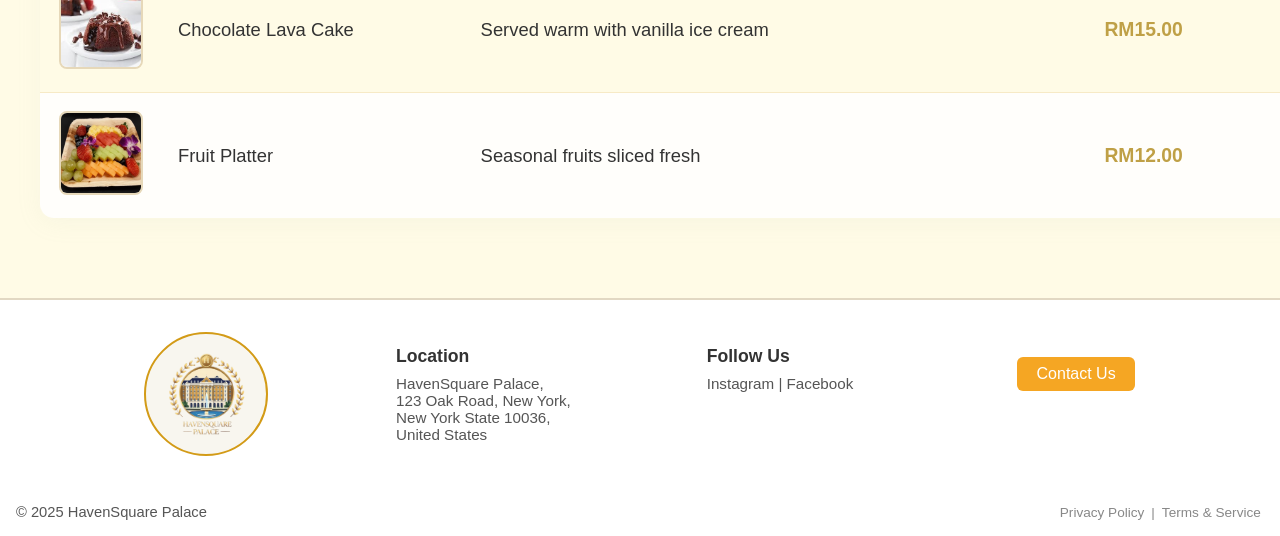
<file: menu.html>
<!DOCTYPE html>
<html lang="en">

<head>
  <meta charset="UTF-8">
  <meta name="viewport" content="width=device-width, initial-scale=1.0">
  <title>HavenSquare Palace Restaurant Menu</title>
  <link rel="stylesheet" href="css/external_css_styling.css">
  <link rel="stylesheet" href="css/menu_css_styling.css">
  <script src="javascript/script.js" ></script>
  <link rel="icon" href="images/link_icons/menu.jpg" type="image/x-icon">
</head>

<body>

  <!--HEADER-->
  <header>

    <!--Top Navigation Bar-->
    <nav class="navbar">
      <ul class="nav-left">
        <li><a href="about.html">About</a></li>
        <li><a href="services.html">Services</a></li>
      </ul>

      <a href="index.html" class="logo"></a> 

      <ul class="nav-right">
        <li><a href="signup.html">Sign Up</a></li>
        <li><a href="login.html">Log In</a></li>
      </ul>

      <div class="hamburger" onclick="toggleMenu()">☰</div>
    </nav>

    <div class="hamburger-pane">
      <div class="close-btn" onclick="toggleMenu()">×</div>
      <ul class="hamburger-links">
        <li><a href="index.html">Home</a></li>
        <li><a href="about.html">About</a></li>
        <li><a href="services.html">Services</a></li>
        <li><a href="contact.html">Contact</a></li>
        <li><a href="signup.html">Sign Up / Log In</a></li>
      </ul>
    </div>

  </header>


  <!--MAIN CONTENT-->
  <main>
    <h1>HavenSquare Palace Restaurant Menu</h1>

    <!--Appetizers-->
    <table>
      <caption>Appetizers</caption>
      <tr>
        <th>Item</th>
        <th>Name</th>
        <th>Description</th>
        <th>Price</th>
      </tr>
      <tr>
        <td><img src="images/services_images/restaurant_images/garlic_bread.jpg" alt="Garlic Bread" class="dish-image"></td>
        <td>Garlic Bread</td>
        <td>Toasted bread with garlic butter and herbs</td>
        <td class="price">RM8.00</td>
      </tr>
      <tr>
        <td><img src="images/services_images/restaurant_images/spring_rolls.jpg" alt="Spring Rolls" class="dish-image"></td>
        <td>Spring Rolls</td>
        <td>Vegetable-filled rolls with sweet chili dip</td>
        <td class="price">RM12.00</td>
      </tr>
    </table>


    <!--Main Courses-->
    <table>
      <caption>Main Courses</caption>
      <tr>
        <th>Item</th>
        <th>Name</th>
        <th>Description</th>
        <th>Price</th>
      </tr>
      <tr>
        <td><img src="images/services_images/restaurant_images/grilled_chicken.jpg" alt="Grilled Chicken" class="dish-image"></td>
        <td>Grilled Chicken</td>
        <td>With mashed potatoes and seasonal veggies</td>
        <td class="price">RM25.00</td>
      </tr>
      <tr>
        <td><img src="images/services_images/restaurant_images/vegetarian_pasta.jpg" alt="Vegetarian Pasta" class="dish-image"></td>
        <td>Vegetarian Pasta</td>
        <td>Penne in tomato basil sauce with zucchini</td>
        <td class="price">RM20.00</td>
      </tr>
    </table>


    <!--Drinks-->
    <table>
      <caption>Drinks</caption>
      <tr>
        <th>Item</th>
        <th>Name</th>
        <th>Description</th>
        <th>Price</th>
      </tr>
      <tr>
        <td><img src="images/services_images/restaurant_images/orange_juice.jpeg" alt="Fresh Orange Juices" class="dish-image"></td>
        <td>Fresh Orange Juice</td>
        <td>Freshly squeezed, no sugar added</td>
        <td class="price">RM10.00</td>
      </tr>
      <tr>
        <td><img src="images/services_images/restaurant_images/ice_lemon_tea.jpg" alt="Ice Lemon Tea" class="dish-image"></td>
        <td>Ice Lemon Tea</td>
        <td>Chilled black tea with lemon</td>
        <td class="price">RM6.00</td>
      </tr>
    </table>


    <!--Desserts-->
    <table>
      <caption>Desserts</caption>
      <tr>
        <th>Item</th>
        <th>Name</th>
        <th>Description</th>
        <th>Price</th>
      </tr>
      <tr>
        <td><img src="images/services_images/restaurant_images/chocolate_lava_cake.jpeg" alt="Chocolate Lava Cake" class="dish-image"></td>
        <td>Chocolate Lava Cake</td>
        <td>Served warm with vanilla ice cream</td>
        <td class="price">RM15.00</td>
      </tr>
      <tr>
          <td><img src="images/services_images/restaurant_images/fruit_platter.jpg" alt="Fruit Platter" class="dish-image"></td>
        <td>Fruit Platter</td>
        <td>Seasonal fruits sliced fresh</td>
        <td class="price">RM12.00</td>
      </tr>
    </table>
  
  </main>
  

  <!--FOOTER-->
  <footer class="bottom-bar">
    <div class="footer-row">
      <div class="footer-logo">
        <img src="images/logo.png" alt="Company Logo">
      </div>

      <div class="footer-links">
        <div>
          <h3>Location</h3>
          <p>HavenSquare Palace, <br>123 Oak Road, New York, <br>New York State 10036, <br>United States</p>
        </div>

        <div>
          <h3>Follow Us</h3>
          <p>Instagram | Facebook</p>
        </div>

        <div>
          <a href="contact.html" class="contact-btn">Contact Us</a>
        </div>
      </div>
    </div>

    <div class="footer-bottom">
      <span>&copy; 2025 HavenSquare Palace</span>
      <span class="footer-policy">
        <a href="#">Privacy Policy</a> | <a href="#">Terms &amp; Service</a>
      </span>
    </div>
  </footer>

</body>
</html>
</file>
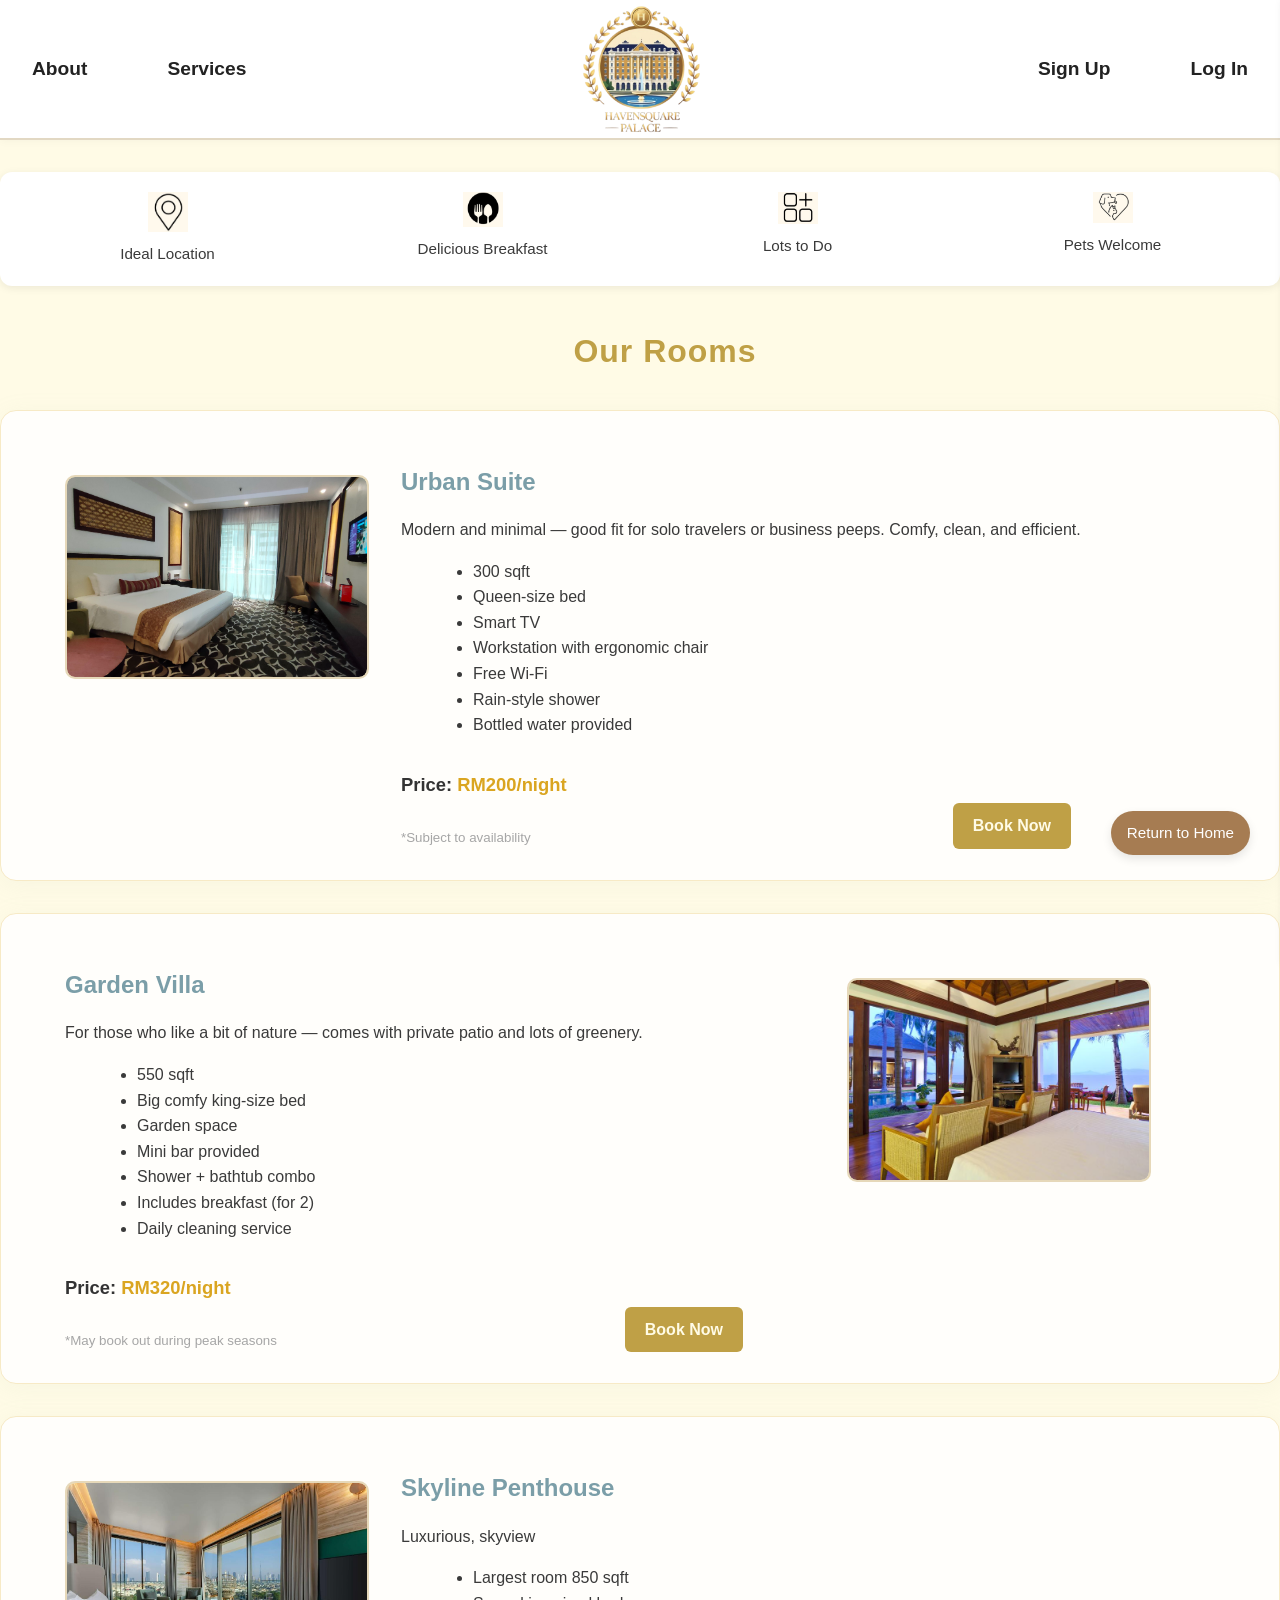
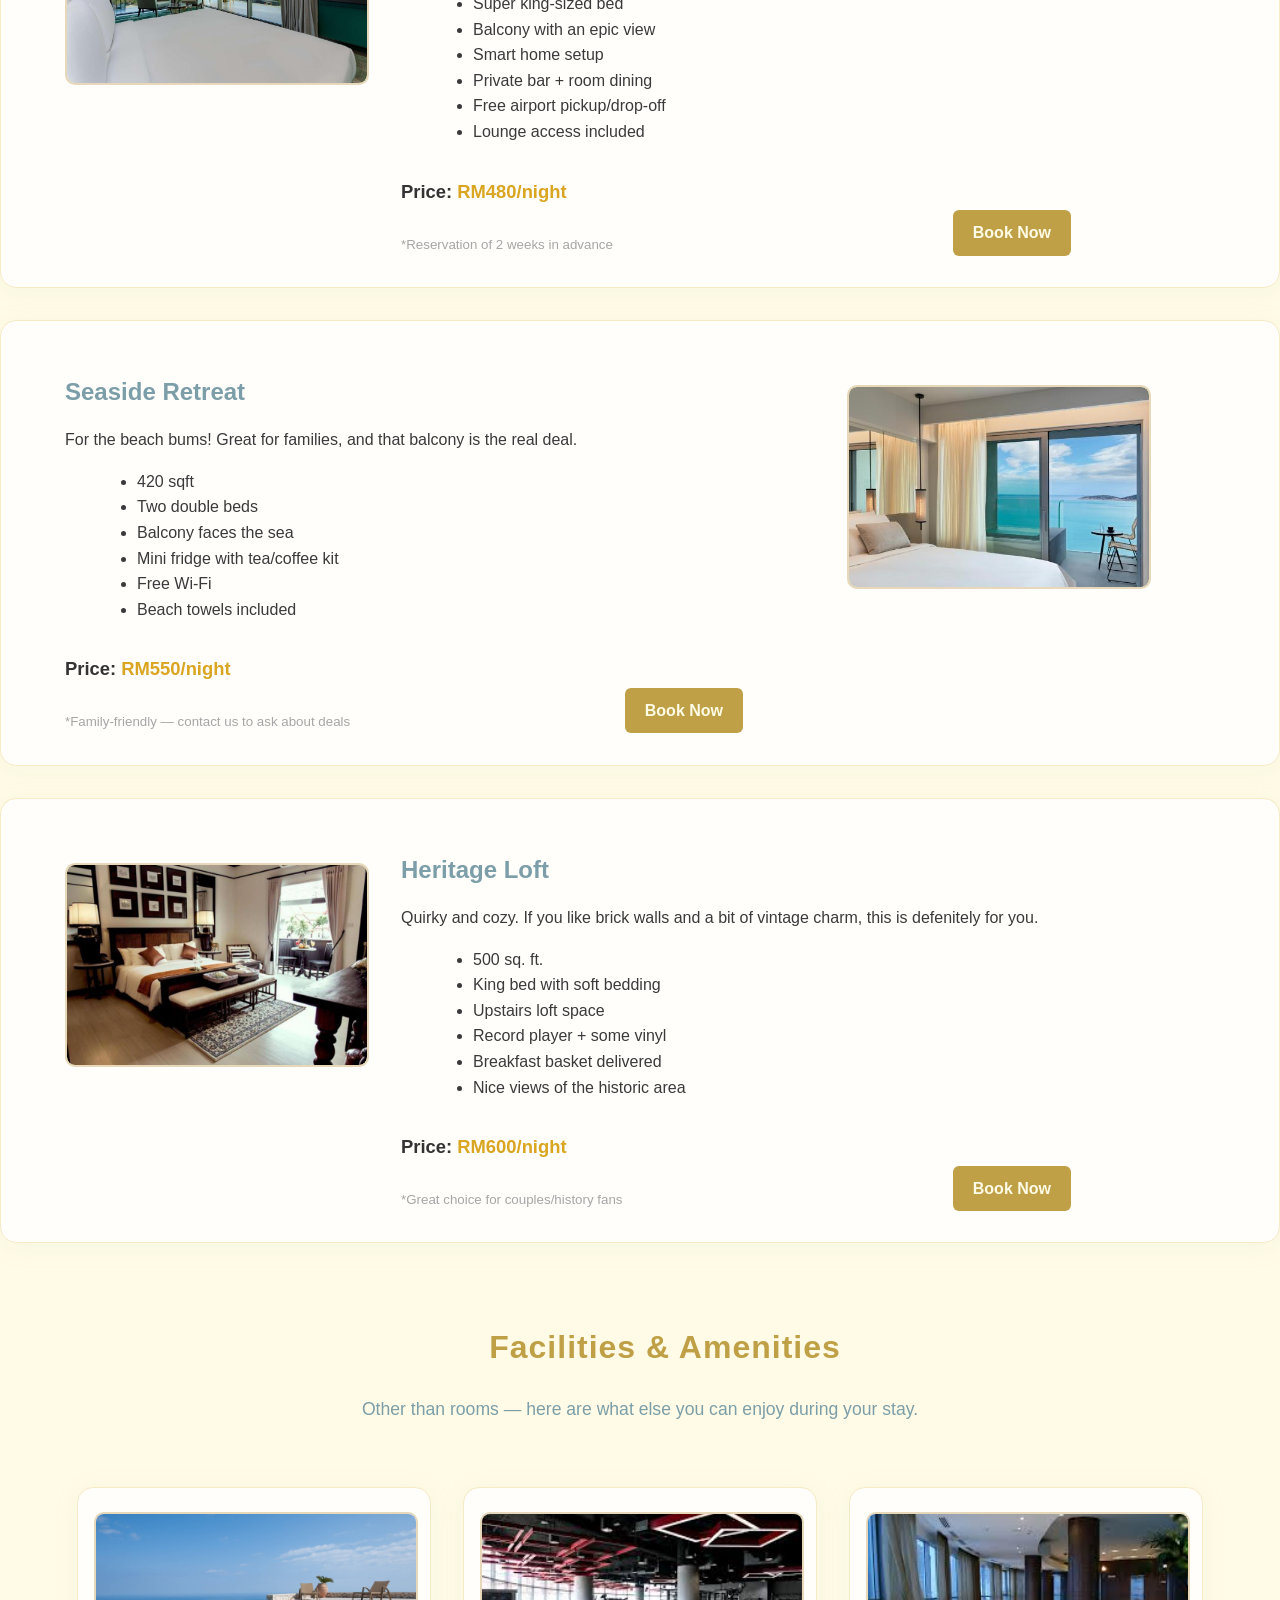
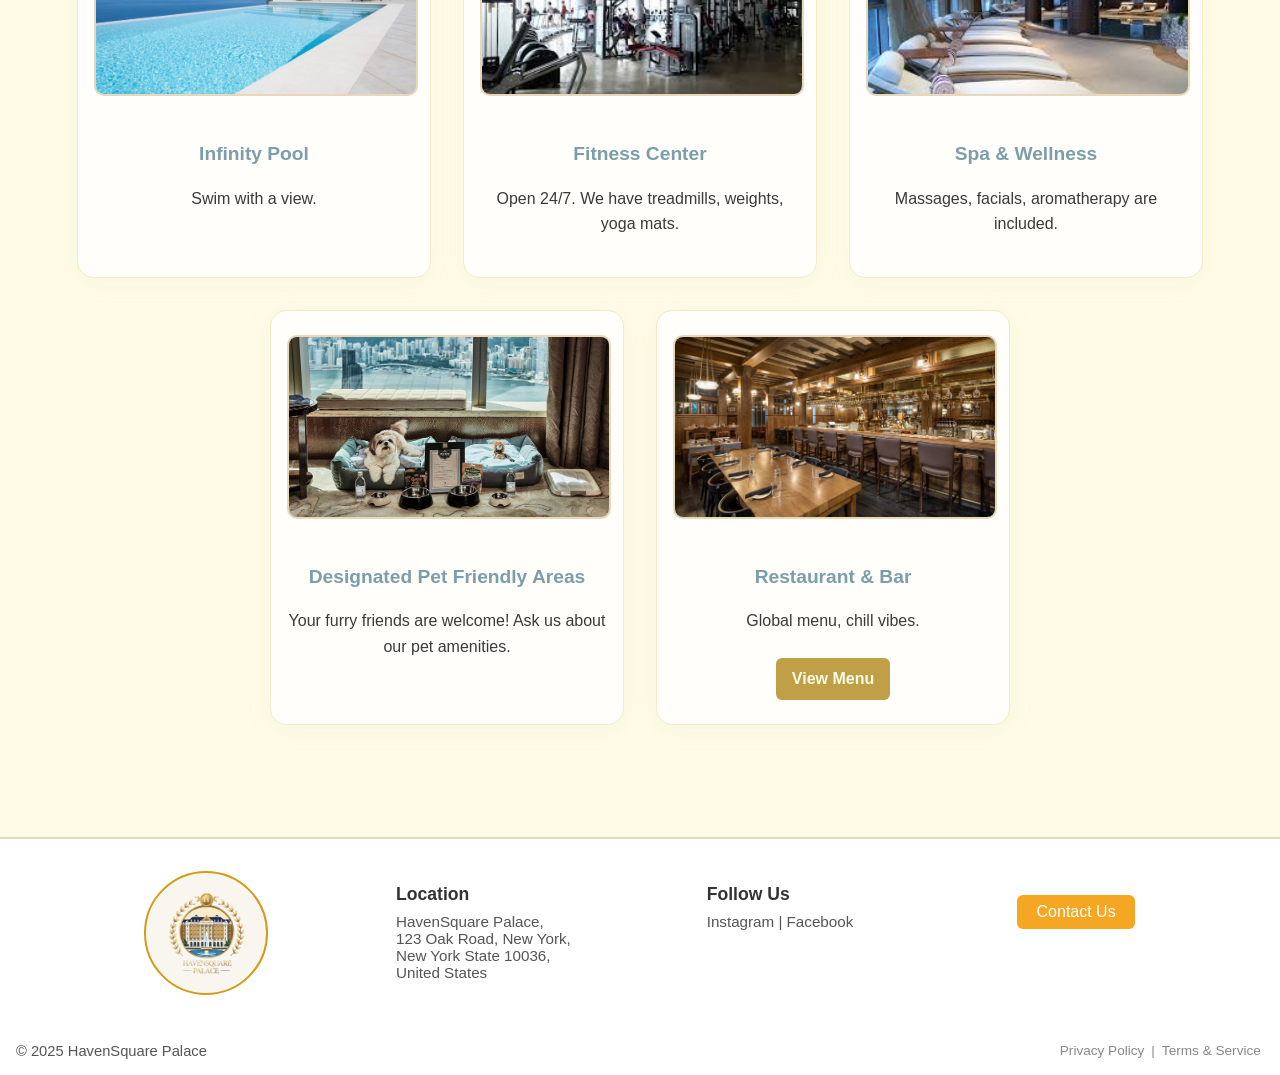
<file: services.html>
<!DOCTYPE html>
<html lang="en">

<head>
  <meta charset="UTF-8">
  <meta name="viewport" content="width=device-width, initial-scale=1.0">
  <title>HavenSquare Palace Services</title>
  <link rel="stylesheet" href="css/external_css_styling.css">
  <link rel="stylesheet" href="css/services_styling.css">
  <script src="javascript/script.js" ></script>
  <link rel="icon" href="images/link_icons/services.png" type="image/x-icon">
</head>

<body>

  <!--HEADER-->
  <header>

    <!--Top Navigation Bar-->
    <nav class="navbar">
      <ul class="nav-left">
        <li><a href="about.html">About</a></li>
        <li><a href="services.html">Services</a></li>
      </ul>

      <a href="index.html" class="logo"></a> 

      <ul class="nav-right">
        <li><a href="signup.html">Sign Up</a></li>
        <li><a href="login.html">Log In</a></li>
      </ul>

      <div class="hamburger" onclick="toggleMenu()">☰</div>
    </nav>

    <div class="hamburger-pane">
      <div class="close-btn" onclick="toggleMenu()">×</div>
      <ul class="hamburger-links">
        <li><a href="index.html">Home</a></li>
        <li><a href="about.html">About</a></li>
        <li><a href="services.html">Services</a></li>
        <li><a href="contact.html">Contact</a></li>
        <li><a href="signup.html">Sign Up / Log In</a></li>
      </ul>
    </div>

  </header>


  <!--MAIN CONTENT-->
  <main>
    
    <div class="highlights">
      <div class="highlight-item">
        <img src="images/services_images/services_icons/location_icon.jpg" alt="Location Icon">
        <span>Ideal Location</span>
      </div>
      <div class="highlight-item">
        <img src="images/services_images/services_icons/food_icon.jpg" alt="Breakfast Icon">
        <span>Delicious Breakfast</span>
      </div>
      <div class="highlight-item">
        <img src="images/services_images/services_icons/lots_of_things_icon.jpg" alt="Activities Icon">
        <span>Lots to Do</span>
      </div>
      <div class="highlight-item">
        <img src="images/services_images/services_icons/pets_friendly_icon.jpg" alt="Pet Friendly Icon">
        <span>Pets Welcome</span>
      </div>
    </div>


    <header class="section-header">
      <h1>Our Rooms</h2>
    </header>

    <section class="room">
      <div class="room-image">
        <img src="images/services_images/room_image/urban_suite.jpg" alt="Urban Suite">
      </div>
      <div class="room-info">
        <h2>Urban Suite</h2>
        <p>Modern and minimal — good fit for solo travelers or business peeps. Comfy, clean, and efficient.</p>
        <ul>
          <li>300 sqft</li>
          <li>Queen-size bed</li>
          <li>Smart TV</li>
          <li>Workstation with ergonomic chair</li>
          <li>Free Wi-Fi</li>
          <li>Rain-style shower</li>
          <li>Bottled water provided</li>
        </ul>

        <div class="room-price">Price: <strong>RM200/night</strong></div>

        <div class="book-now-section">
          <a href="index.html" class="book-now-btn">Book Now</a>
        </div>

        <small>*Subject to availability</small>
      </div>
    </section>

  
    <section class="room reverse">
      <div class="room-image">
        <img src="images/services_images/room_image/garden_villa.jpeg" alt="Garden Villa">
      </div>
      <div class="room-info">
        <h2>Garden Villa</h2>
        <p>For those who like a bit of nature — comes with private patio and lots of greenery.</p>
        <ul>
          <li>550 sqft</li>
          <li>Big comfy king-size bed</li>
          <li>Garden space</li>
          <li>Mini bar provided</li>
          <li>Shower + bathtub combo</li>
          <li>Includes breakfast (for 2)</li>
          <li>Daily cleaning service</li>
        </ul>

        <div class="room-price">Price: <strong>RM320/night</strong></div>

        <div class="book-now-section">
          <a href="index.html" class="book-now-btn">Book Now</a>
        </div>

        <small>*May book out during peak seasons</small>
      </div>
    </section>

    
    <section class="room">
      <div class="room-image">
        <img src="images/services_images/room_image/skyline_penthouse.jpg" alt="Skyline Penthouse">
      </div>
      <div class="room-info">
        <h2>Skyline Penthouse</h2>
        <p>Luxurious, skyview </p>
        <ul>
          <li>Largest room 850 sqft</li>
          <li>Super king-sized bed </li>
          <li>Balcony with an epic view</li>
          <li>Smart home setup </li>
          <li>Private bar + room dining</li>
          <li>Free airport pickup/drop-off</li>
          <li>Lounge access included</li>
        </ul>

        <div class="room-price">Price: <strong>RM480/night</strong></div>

        <div class="book-now-section">
          <a href="index.html" class="book-now-btn">Book Now</a>
        </div>
        
        <small>*Reservation of 2 weeks in advance</small>
      </div>
    </section>


    <section class="room reverse">
      <div class="room-image">
        <img src="images/services_images/room_image/seaside_retreat.jpg" alt="Seaside Retreat">
      </div>
      <div class="room-info">
        <h2>Seaside Retreat</h2>
        <p>For the beach bums! Great for families, and that balcony is the real deal.</p>
        <ul>
          <li>420 sqft</li>
          <li>Two double beds </li>
          <li>Balcony faces the sea</li>
          <li>Mini fridge with tea/coffee kit</li>
          <li>Free Wi-Fi</li>
          <li>Beach towels included</li>
        </ul>

        <div class="room-price">Price: <strong>RM550/night</strong></div>

        <div class="book-now-section">
          <a href="index.html" class="book-now-btn">Book Now</a>
        </div>

        <small>*Family-friendly — contact us to ask about deals</small>
      </div>
    </section>

    
    <section class="room">
      <div class="room-image">
        <img src="images/services_images/room_image/heritage_loft.jpg" alt="Heritage Loft">
      </div>
      <div class="room-info">
        <h2>Heritage Loft</h2>
        <p>Quirky and cozy. If you like brick walls and a bit of vintage charm, this is defenitely for you.</p>
        <ul>
          <li>500 sq. ft.</li>
          <li>King bed with soft bedding</li>
          <li>Upstairs loft space</li>
          <li>Record player + some vinyl</li>
          <li>Breakfast basket delivered</li>
          <li>Nice views of the historic area</li>
        </ul>

        <div class="room-price">Price: <strong>RM600/night</strong></div>

        <div class="book-now-section">
          <a href="index.html" class="book-now-btn">Book Now</a>
        </div>

        <small>*Great choice for couples/history fans</small>
      </div>
    </section>

    <br>

    <header class="section-header">
      <h1>Facilities & Amenities</h2>
      <p>Other than rooms — here are what else you can enjoy during your stay.</p>
    </header>

    <section class="facilities">
      <div class="facility-list">

        <div class="facility_image">
          <img src="images/services_images/facility_image/infinity_pool.jpeg" alt="Infinity Pool">
          <h3>Infinity Pool</h3>
          <p>Swim with a view.</p>
        </div>
        
        <div class="facility_image">
          <img src="images/services_images/facility_image/fitness_center.jpeg" alt="Fitness Center">
          <h3>Fitness Center</h3>
          <p>Open 24/7. We have treadmills, weights, yoga mats.</p>
        </div>
        
        <div class="facility_image">
          <img src="images/services_images/facility_image/wellness.jpeg" alt="Spa & Wellness">
          <h3>Spa & Wellness</h3>
          <p>Massages, facials, aromatherapy are included.</p>
        </div>

        <div class="facility_image">
          <img src="images/services_images/facility_image/pet_friendly_areas.jpg" alt="Pet Friendly Areas">
          <h3>Designated Pet Friendly Areas</h3>
          <p>Your furry friends are welcome! Ask us about our pet amenities.</p>
        </div>

        <div class="facility_image">
          <img src="images/services_images/facility_image/restaurant.jpeg" alt="Restaurant & Bar">
          <h3>Restaurant & Bar</h3>
          <p>Global menu, chill vibes.</p>
          <a href="menu.html" class="view-menu-btn" target="_blank">View Menu</a> 
        </div>

      </div>

    </section>

        <a href="index.html" class="return-home">Return to Home</a>

  </main>


  <!--Footer-->
  <footer class="bottom-bar">
    <div class="footer-row">
      <div class="footer-logo">
        <img src="images/logo.png" alt="Company Logo">
      </div>

      <div class="footer-links">
        <div>
          <h3>Location</h3>
          <p>HavenSquare Palace, <br>123 Oak Road, New York, <br>New York State 10036, <br>United States</p>
        </div>

        <div>
          <h3>Follow Us</h3>
          <p>Instagram | Facebook</p>
        </div>

        <div>
          <a href="contact.html" class="contact-btn">Contact Us</a>
        </div>
      </div>
    </div>

    <div class="footer-bottom">
      <span>&copy; 2025 HavenSquare Palace</span>
      <span class="footer-policy">
        <a href="#">Privacy Policy</a> | <a href="#">Terms &amp; Service</a>
      </span>
    </div>
  </footer>

</body>
</html>
</file>
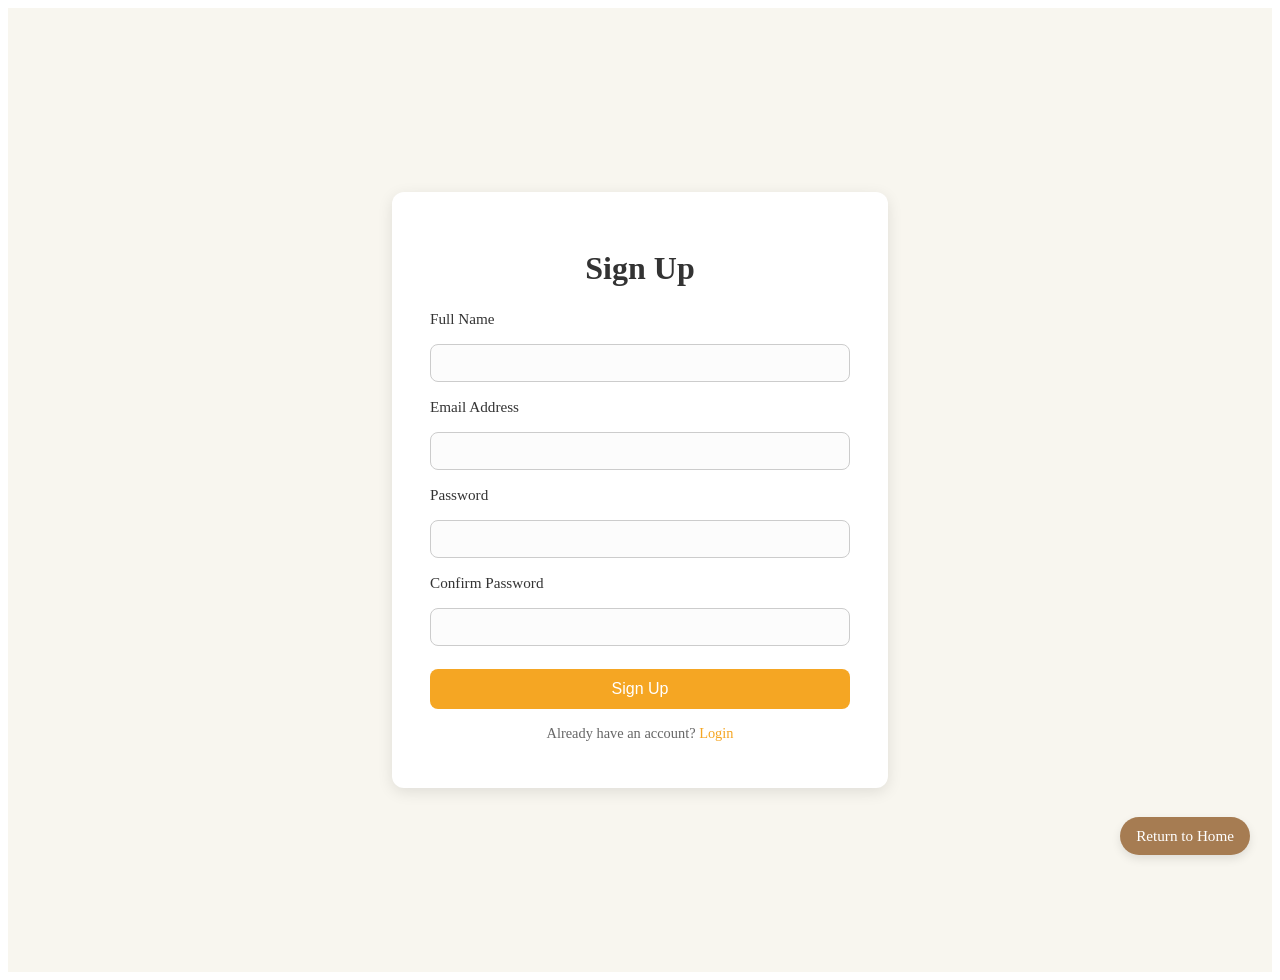
<file: signup.html>
<!DOCTYPE html>
<html lang="en">

<head>
  <meta charset="UTF-8">
  <meta name="viewport" content="width=device-width, initial-scale=1.0">
  <title>Sign Up</title>
  <link rel="stylesheet" href="css/signup_login_styling.css">
  <script src="javascript/signup.js"></script>
  <link rel="icon" href="images/link_icons/signup.png" type="image/x-icon">
</head>

<body>  

  <div class="auth-container">
    <div class="auth-box">
      <h2>Sign Up</h2>
      <form id="signup-form">
        <label for="fullName">Full Name</label>
        <input type="text" id="fullName" required>

        <label for="emailAddress">Email Address</label>
        <input type="email" id="emailAddress" required> 

        <label for="password">Password</label>
        <input type="password" id="password" required>

        <label for="confirm-password">Confirm Password</label>
        <input type="password" id="confirm-password" required>

        <button type="submit">Sign Up</button>
      </form>

      <p class="switch-link">
        Already have an account? <a href="login.html">Login</a>
      </p>
    </div>
  </div>

    <a href="index.html" class="return-home">Return to Home</a>

</body>
</html>
</file>
<file: css/external_css_styling.css>
/* Default Styling */
body {
  background-color: #f8f6ef;
  font-family: 'Segoe UI', sans-serif;
  margin: 0;
  color: #222;
}

h1{
  margin-left: 50px;
  font-size: 2rem;
  font-weight: bold;
  color: #a67c52;
}


/* Navigation Bar */
.navbar {
  background: #fff;
  min-height: 100px;
  display: flex;
  align-items: center;
  justify-content: center;
  padding: 1.2rem 2rem;
  margin-bottom: 2rem;
  border-bottom: 2px solid #e2d8c3;
  box-shadow: 0 2px 8px rgba(0, 0, 0, 0.03);
  position: relative; 
  z-index: 10;
  flex-wrap: wrap;
  gap: 2rem;
}

.nav-left {
  display: flex;
  gap: 5rem;
  list-style: none;
  padding: 0;
  margin: 0;
  margin-right: auto;
}

.nav-right {
  display: flex;
  gap: 5rem;
  list-style: none;
  padding: 0;
  margin: 0;
  margin-left: auto;
}

.nav-left li a, .nav-right li a {
  text-decoration: none;
  color: #222;
  font-size: 1.2rem;
  font-weight: 550;
  position: relative;
  transition: color 0.3s ease;
}

/* Hover underline effect */
.nav-left li a::after,
.nav-right li a::after {
  content: '';
  position: absolute;
  width: 0%;
  height: 2px;
  background: #f5a623;
  left: 0;
  bottom: -4px;
  transition: width 0.3s ease;
}

.nav-left li a:hover::after,
.nav-right li a:hover::after {
  width: 100%;
}

.nav-left li a:hover,
.nav-right li a:hover {
  color: #f5a623;
}

/* Logo at the center */
.logo {
  display: block;
  width: 200px;
  height: 150px;
  background-image: url("../images/logo.png");
  background-size: contain;
  background-repeat: no-repeat;
  background-position: center;
  text-indent: -9999px;
  position: absolute;
  left: 50%;
  transform: translateX(-50%);
  margin: 0;
  flex-shrink: 0;
  }


/* Hamburger default */
.hamburger {
  display: none;
  font-size: 2rem;
  cursor: pointer;
  color: #222;
}

@media (max-width: 900px) {
 .nav-left, 
 .nav-right { 
    display: none; 
  }
 
 .hamburger { 
    display: block; 
    position: absolute;
    right: 2rem;
  }

 .logo {
    position: absolute;
    left: 50%;
    transform: translateX(-50%);
  }
}


/* Hamburger Menu Panel */
.hamburger-pane {
  position: fixed;
  top: 0; right: 0;
  width: 220px;
  height: 100%;
  background: #fff;
  box-shadow: 2px 0 8px rgba(0,0,0,0.08);
  z-index: 1000;
  padding: 2rem 1rem;
  transform: translateX(100%);
  transition: transform 0.3s ease;
}

.hamburger-pane.active {
  transform: translateX(0);
}

.close-btn {
  font-size: 1.8rem;
  font-weight: bold;
  color: #444;
  position: absolute;
  top: 1rem;
  right: 1.2rem;
  cursor: pointer;
}

.hamburger-links {
  list-style: none;
  padding: 4rem 0 0 0;
  margin: 0;
  display: flex;
  flex-direction: column;
  gap: 1.2rem;
}

.hamburger-links li a {
  text-decoration: none;
  font-size: 1.1rem;
  font-weight: 500;
  color: #333;
  padding: 0.6rem 1rem;
  border-radius: 8px;
  transition: background-color 0.2s ease;
  display: block;
}

.hamburger-links li a:hover {
  background-color: #f5f5f5;
}


/* FOOTER */

/* Footer Container */
.bottom-bar {
  background: #fff;
  border-top: 2px solid #e2d8c3;
  padding: 2rem 1rem 1rem 1rem;
  margin-top: 5rem;
}

/* Flex row: logo + links */
.footer-row {
  display: flex;
  align-items: center;
  flex-wrap: wrap;
  gap: 2rem;
}

/* Logo Circle Container */
.footer-logo {
  width: 120px;
  height: 120px;
  border: 2px solid hsl(42, 80%, 46%);
  border-radius: 50%;
  background: #f8f6ef;
  display: flex;
  justify-content: center;
  align-items: center;
  overflow: hidden;
  flex-shrink: 0;
  margin-right:6rem;
  margin-left:8rem;
}

/* Logo Image */
.footer-logo img {
  width: 80%;
  height: 80%;
  object-fit: contain;
  display: block;
}

/* Section beside logo: location, follow, contact */
.footer-links {
  display: flex;
  flex-wrap: wrap;
  justify-content: flex-start;
  align-items: flex-start;
  gap: 4rem;
  flex: 1;
}

.footer-links > div {
  min-width: 160px;
  flex: 1;
}

.footer-links h3 {
  margin: 0 0 0.5rem 0;
  font-size: 1.1rem;
  color: #333;
}

.footer-links p {
  margin: 0;
  font-size: 0.95rem;
  color: #555;
}

/* Contact Us Button */
.contact-btn {
  display: inline-block;
  margin-top: 0.7rem;
  padding: 0.5rem 1.2rem;
  background: #f5a623;
  color: #fff;
  border-radius: 6px;
  text-decoration: none;
  font-size: 1rem;
  transition: background-color 0.3s ease;
}

.contact-btn:hover {
  background-color: #e0951a;
}

/* Bottom Footer Bar (copyright + policy) */
.footer-bottom {
  display: flex;
  justify-content: space-between;
  align-items: center;
  font-size: 0.92rem;
  margin-top: 3rem;
  flex-wrap: wrap;
  color: #555;
}

.footer-policy {
  font-size: 0.85rem;
  color: #888;
}

.footer-policy a {
  color: #888;
  text-decoration: none;
  margin: 0 0.2rem;
}


/* Responsive Adjustments */
@media (max-width: 700px) {
  .footer-row {
    display:flex;
    flex-direction: column;
    align-items: center;
    text-align: center;
  }

  .footer-logo { 
    margin: 0 auto 1.5rem auto;
  }

  .footer-links {
    flex-direction: column;
    align-items: center;
    gap: 1rem;
  }

  .footer-links > div {
    min-width: auto;
    flex: none;
  }

  .footer-bottom {
    flex-direction: column;
    text-align: center;
    gap: 0.8rem;
    margin-top: 2rem;
  }
}
</file>
<file: css/index_styling.css>
/* Hotel Preview Section at Home Page */
.hotel-preview {
  display: flex;
  justify-content: center;
  align-items: center;
  padding-top: 2rem;
  padding-bottom: 2rem;
}

.hopre-image-wrapper {
  position: relative;
  width: 90%;
  max-width: 1050px; 
  margin-bottom: 0;
}

.preview-image {
  width: 100%;
  height: 650px; 
  object-fit: cover;
  border-radius: 18px;
  display: block;
  box-shadow: 0 4px 15px rgba(0, 0, 0, 0.1);
}

.booking-form {
  position: absolute;
  top: 50%;
  left: 50%;
  transform: translate(-50%, -5%); 
  width: 70%;
  max-width: 400px;
  background: rgba(255, 255, 255, 0.98);
  border-radius: 12px;
  box-shadow: 0 4px 15px rgba(0, 0, 0, 0.15);
  padding: 1rem 1.5rem;
  z-index: 3;
  display: flex;
  flex-direction: column;
  gap: 0.8rem;
}


/* Booking Form Section at Home Page */
.booking-form label {
  display: flex;
  align-items: center;
  justify-content: space-between;
  font-size: 0.95rem; 
  color: #333;
}

.booking-form input, 
.booking-form select {
  flex-grow: 1;
  padding: 0.5rem 0.7rem; 
  border: 1px solid #ccc;
  border-radius: 8px;
  font-size: 0.95rem; 
  color: #333;
  max-width: 60%;
  background-color: #fcfcfc;
  appearance: none;
  -webkit-appearance: none;
  background-repeat: no-repeat;
  background-position: right 0.8em center;
  background-size: 0.8em;
}

/* References on Custom Icons: https://design-system.w3.org/styles/svg-icons.html; https://feathericons.com/?query=calen */
/* Custom dropdown arrow for select */
.booking-form select {
   background-image: url('data:image/svg+xml;utf8,<svg xmlns="http://www.w3.org/2000/svg" width="24" height="24" viewBox="0 0 24 24" fill="none" stroke="%23555" stroke-width="2" stroke-linecap="round" stroke-linejoin="round" class="feather feather-chevron-down"><polyline points="6 9 12 15 18 9"></polyline></svg>');
}

/* Custom calendar icon for date input */
.booking-form input[type="date"] {
   background-image: url('data:image/svg+xml;utf8,<svg xmlns="http://www.w3.org/2000/svg" width="24" height="24" viewBox="0 0 24 24" fill="none" stroke="%23555" stroke-width="2" stroke-linecap="round" stroke-linejoin="round" class="feather feather-calendar"><rect x="3" y="4" width="18" height="18" rx="2" ry="2"></rect><line x1="16" y1="2" x2="16" y2="6"></line><line x1="8" y1="2" x2="8" y2="6"></line><line x1="3" y1="10" x2="21" y2="10"></line></svg>');
}


.booking-form button {
  width: auto;
  padding: 0.6rem 1.2rem; 
  background: #f5a623;
  color: white;
  border: none;
  border-radius: 8px;
  font-size: 0.95rem; 
  cursor: pointer;
  transition: background-color 0.3s ease;
  align-self: flex-end;
  margin-top: 0.5rem;
}

.booking-form button:hover {
  background-color: #e0951a;
}


/* Responsive Adjustments */
@media (max-width: 768px) {
  .hero-image-wrapper {
    width: 95%;
    max-width: none;
  }

  .preview-image {
    height: 500px; 
  }

  .booking-form {
    width: 85%;
    max-width: 350px;
    padding: 0.8rem 1rem;
    font-size: 0.9rem;
    gap: 0.6rem;
    transform: translate(-50%, -2%); 
  }

  .booking-form label {
    font-size: 0.9rem;
  }

  .booking-form input,
  .booking-form select {
    padding: 0.4rem 0.6rem;
    font-size: 0.9rem;
  }

  .booking-form button {
    padding: 0.5rem 1rem;
    font-size: 0.9rem;
  }
}

@media (max-width: 500px) {
  .preview-image {
    height: 400px; 
  }

  .booking-form {
    width: 90%;
    max-width: 300px;
    padding: 0.7rem 0.8rem;
    font-size: 0.85rem;
    gap: 0.5rem;
    transform: translate(-50%, 3%); 
  }

   .booking-form label {
    font-size: 0.85rem;
  }

   .booking-form input,
   .booking-form select {
    padding: 0.3rem 0.5rem;
    font-size: 0.85rem;
  }

   .booking-form button {
    padding: 0.4rem 0.8rem;
    font-size: 0.85rem;
  }
}


/* Section Divider */
.divider {
  width: 95%;
  height: 2px;
  background-color: #d1b186;
  margin: 30px 20px;
}

/* Hotel Attractions */
.attraction-box {
  margin-top: 50px;
  background-color: #fff;
  padding: 20px;
  border-radius: 12px;
  max-width: 400px;
  box-shadow: 0 2px 10px rgba(0,0,0,0.08);
}

.attraction-box h3 {
  margin-top: 0;
}

.attraction-box ul {
  list-style: none;
  padding: 0;
}

.attraction-box li {
  margin-bottom: 10px;
}

.attraction-container {
  display: flex;
  flex-wrap: wrap;
  gap: 20px;
  margin: -30px 50px 0px 50px;
  justify-content: center;
}

.attraction-box {
  flex: 1 1 300px;
  max-width: 350px;
}


/* Amenities */
.amenities {
  display: grid;
  grid-template-columns: repeat(auto-fit, minmax(200px, 1fr));
  gap: 15px;
  margin: 50px;
}

.amenity-item {
  display: flex;
  align-items: center;
  gap: 10px;
  background: #fff;
  padding: 10px 15px;
  border-radius: 10px;
  box-shadow: 0 1px 5px rgba(0,0,0,0.05);
}

/* Business Hours Table */ 
.business-hours-section {
  max-width: 600px; 
  margin: 3rem auto; 
  padding: 1.5rem; 
  background-color: #ffffff; 
  border-radius: 0.75rem; 
  box-shadow: 0 4px 12px rgba(0, 0, 0, 0.08); 
}

.business-hours-section h2 {
  font-size: 2.25rem;
  font-weight: 700;
  text-align: center;
  color: #343a40; 
  margin-bottom: 2rem;
}

.hours-table-wrapper {
  overflow-x: auto;
  border-radius: 0.75rem;
  border: 1px solid #e9ecef; 
}

.hours-table {
  min-width: 100%;
  background-color: #ffffff; 
  border-collapse: collapse;
}

.hours-header {
  background-color: #e9ecef; 
  border-bottom: 1px solid #dee2e6; 
}

.hours-table th {
  padding: 1rem 1.25rem;
  text-align: left;
  font-size: 0.95rem;
  font-weight: 600;
  color: #495057; 
  text-transform: uppercase;
  letter-spacing: 0.06em;
}

.hours-table th:first-child {
  border-top-left-radius: 0.75rem;
}

.hours-table th:last-child {
  border-top-right-radius: 0.75rem;
}

.hours-body tr {
  border-bottom: 1px solid #f1f3f5; 
}

.hours-body tr:last-child {
  border-bottom: none;
}

.hours-table td {
  padding: 1rem 1.25rem;
  white-space: nowrap;
  color: #495057; 
  font-size: 0.95rem;
}

.hours-day {
  font-weight: 500;
  color: #343a40; 
}

.hours-closed {
  color: #dc3545; 
  font-weight: 600;
}
</file>
<file: css/about_styling.css>
body {
  font-family: 'Segoe UI', sans-serif;
  margin: 0px;
  background-color: #f6f6f9;
  color: #222;
}

main {
  margin: 40px;
}

/* Section Styling */
.section-header {
  display: flex;
  justify-content: space-between;
  align-items: center;
  margin-bottom: 30px;
}

.section-header h2 {
  margin: 0;
  font-size: 2em;
  letter-spacing: 1px;
}

.section-header a {
  text-decoration: none;
  color: #a67c52;
  font-size: 1em;
  transition: color 0.3s;
}

.section-header a:hover {
  color: #8b5e34;
}

/* Section divider */
.divider {
  width: 600px;
  height: 2px;
  background-color: #d1b186;
  margin: 30px 0;
}


/* About Section */
.about-section {
  margin-top: 60px;
  max-width: 900px;
}

.about-section h2 {
  font-size: 2.2em;
  margin-bottom: 25px;
  font-weight: 500;
}

.about-section p {
  line-height: 1.8;
  font-size: 1.05em;
  color: #444;
  margin-bottom: 20px;
}

.about-section a {
  display: inline-block;
  margin-top: 10px;
  text-decoration: none;
  color: #a67c52;
  font-size: 1em;
  transition: color 0.3s;
}

.about-section a:hover {
  color: #8b5e34;
}


/* History Section */
.history-section {
  background-color: #fff;
  padding: 40px 30px;
  margin-top: 60px;
  border-radius: 12px;
  box-shadow: 0 3px 12px rgba(0, 0, 0, 0.06);
  max-width: 900px;
  margin-left: auto;
  margin-right: auto;
}

.history-section h2 {
  font-size: 2.3em;
  margin-bottom: 20px;
  color: #2a2a2a;
}

.history-section p {
  line-height: 1.8;
  font-size: 1.05em;
  color: #444;
  margin-bottom: 20px;
}

.history-period {
  margin-bottom: 30px;
}

.history-period h3 {
  font-size: 1.5em;
  color: #a67c52;
  margin-bottom: 10px;
}

.history-period em {
  font-style: italic;
}


/* Places to Visit Section */
.view-wrapper {
  display: flex;
  justify-content: center;
}

.view-container {
  display: flex;
  gap: 20px;
  overflow-x: auto;
  padding-bottom: 10px;
}

.view-card {
  background-color: #fff;
  border-radius: 12px;
  overflow: hidden;
  box-shadow: 0 4px 12px rgba(0,0,0,0.1);
  width: 320px;
  flex-shrink: 0;
  transition: transform 0.3s ease;
}

.view-card:hover {
  transform: translateY(-5px);
}

.view-card img {
  width: 100%;
  height: 200px;
  object-fit: cover;
}

.view-info {
  padding: 20px;
}

.view-info h3 {
  margin-top: 0;
  font-size: 1.3em;
}

.view-info p {
  font-size: 1em;
  color: #555;
}


/* Guest Reviews Section */
.guest-reviews {
  background-color: #fff;
  margin-top: 60px;
  padding: 30px;
  border-radius: 12px;
  box-shadow: 0 3px 12px rgba(0, 0, 0, 0.05);
}

.review-container {
  display: flex;
  gap: 40px;
  flex-wrap: wrap;
  align-items: flex-start;
}

.left-review {
  flex: 1;
  min-width: 200px;
  text-align: center;
}

.score-box {
  display: inline-flex;
  align-items: baseline;
  font-size: 2.8em;
  font-weight: bold;
  color: #0045b5;
}

.out-of {
  font-size: 0.5em;
  margin-left: 4px;
}

.rating-text {
  font-size: 1.2em;
  color: #333;
  margin: 10px 0;
}

.review-count {
  color: #555;
  margin-bottom: 10px;
}

.verified {
  font-size: 0.85em;
  color: #666;
  margin-top: 5px;
}

.right-review {
  flex: 2;
  min-width: 250px;
}

.rating-row {
  display: flex;
  align-items: center;
  gap: 10px;
  margin: 12px 0;
}

.rating-row span:first-child {
  width: 100px;
  font-weight: bold;
  color: #2a2a2a;
}

.bar-wrapper {
  flex-grow: 1;
  height: 10px;
  background-color: #e5e5e5;
  border-radius: 10px;
  overflow: hidden;
  position: relative;
}

.bar {
  height: 100%;
  background-color: #0045b5;
  border-radius: 10px;
}

.rating-value {
  width: 40px;
  text-align: right;
  font-weight: bold;
}


/* Location and Transportation Section */
.location-transportation-section {
  padding: 50px 20px; 
  background-color: #f8f6ef;
  margin-top: 30px; 
  margin-bottom: 30px; 
}

.location-transportation-section .container {
  max-width: 1200px; 
  margin: 0 auto; 
  background-color: #fff; 
  padding: 30px; 
  border-radius: 8px; 
  box-shadow: 0 2px 10px rgba(0, 0, 0, 0.05); 
}

.location-transportation-section h2 {
  text-align: center;
  color: #333; 
  font-size: 2.5em; 
  margin-bottom: 30px; 
  font-family: 'Segoe UI', sans-serif; 
}

.location-transportation-section .content-wrapper {
  display: flex; 
  gap: 30px; 
  flex-wrap: wrap; 
  justify-content: center; 
  padding-top: 20px; 
}

/* Left panel section ("What's nearby" & "Airports") */
.location-transportation-section .left-panel {
  flex: 1; 
  min-width: 300px; 
}

/* Right panel section (Map) */
.location-transportation-section .right-panel {
  flex: 2; 
  min-width: 400px; 
}

/* Styling for individual "What's nearby" and "Airports" sections */
.location-transportation-section .section {
  margin-bottom: 20px; 
  border: 1px solid #eee; 
  border-radius: 5px;
  overflow: hidden;
}

.location-transportation-section .section h3 {
  background-color: #f0f0f0;
  color: #555;
  padding: 12px 15px;
  margin: 0;
  font-size: 1.2em;
  border-bottom: 1px solid #ddd;
  font-family: 'Segoe UI', sans-serif;
}

.location-transportation-section .section ul {
  list-style: none;
  padding: 0;
  margin: 0;
}

.location-transportation-section .section li {
  display: flex;
  align-items: center;
  padding: 12px 15px;
  border-bottom: 1px solid #f5f5f5;
  color: #444;
}

.location-transportation-section .section li:last-child {
  border-bottom: none;
}

.location-transportation-section .section li img {
  width: 24px;
  height: 24px;
  margin-right: 12px;
}

.location-transportation-section .section li span {
  flex-grow: 1;
}

.location-transportation-section .section li .distance {
  color: #777;
  font-size: 0.9em;
  font-weight: normal;
  text-align: right;
  min-width: 80px;
  white-space: nowrap;
  padding-left: 10px;
}


/* Map Styling */
.location-transportation-section .map-container {
  position: relative;
  margin-top: 60px;
  width: 100%;
  height: 450px;
  border-radius: 8px;
  overflow: hidden;
  box-shadow: 0 2px 8px rgba(0, 0, 0, 0.1);
}

.location-transportation-section .map-container iframe {
  width: 100%;
  height: 100%;
  border: none;
}

.location-transportation-section .map-overlay-info {
  position: absolute;
  bottom: 20px;
  left: 20px;
  background-color: white;
  padding: 15px 20px;
  border-radius: 8px;
  box-shadow: 0 4px 15px rgba(0, 0, 0, 0.2);
  max-width: 300px;
  font-family: 'Segoe UI', sans-serif;
  line-height: 1.5;
}

.location-transportation-section .map-overlay-info h3 {
  margin-top: 0;
  margin-bottom: 8px;
  color: #333;
  font-size: 1.2em;
  font-weight: bold;
  font-family: 'Segoe UI', sans-serif;
}

.location-transportation-section .map-overlay-info p {
  margin-bottom: 12px;
  color: #555;
  font-size: 0.95em;
}

/* Directions" Link */
.location-transportation-section .directions-link {
  display: inline-flex;
  align-items: center;
  color: #f5a623;
  text-decoration: none;
  font-weight: bold;
  font-size: 1em;
  transition: color 0.3s ease;
}

.location-transportation-section .directions-link:hover {
  color: #e0951a;
  text-decoration: underline;
}

/* Arrow Icon next to Directtions */
.location-transportation-section .directions-link .arrow {
  margin-left: 8px;
  font-size: 1.3em;
  line-height: 1;
}


/* Responsive Adjustments --- */
@media (max-width: 768px) {
  .location-transportation-section .content-wrapper {
    flex-direction: column;
  }

  .location-transportation-section .left-panel,
  .location-transportation-section .right-panel {
    min-width: unset;
    width: 100%;
  }
  .location-transportation-section .map-container {
    height: 350px;
  }

  .location-transportation-section .map-overlay-info {
    bottom: 15px;
    left: 15px;
    max-width: calc(100% - 30px);
  }

  .location-transportation-section h2 {
    font-size: 2em;
  }

  .location-transportation-section .section h3 {
    font-size: 1.1em;
  }
}

@media (max-width: 480px) {
  .location-transportation-section .container {
    padding: 15px;
  }

  .location-transportation-section .map-container {
    height: 300px;
  }

  .location-transportation-section .map-overlay-info {
    padding: 10px 15px;
    bottom: 10px;
    left: 10px;
    max-width: calc(100% - 20px);
  }

  .location-transportation-section .map-overlay-info h3 {
    font-size: 1.1em;
  }

  .location-transportation-section .map-overlay-info p {
    font-size: 0.9em;
  }

  .location-transportation-section .directions-link {
    font-size: 0.9em;
  }

  .location-transportation-section .section li {
    flex-direction: column;
    align-items: flex-start;
    padding-bottom: 5px;
  }

  .location-transportation-section .section li img {
    margin-bottom: 5px;
  }

  .location-transportation-section .section li .distance {
    margin-top: 5px;
    text-align: left;
    min-width: unset;
    padding-left: 0;
  }
}


/* Team Info */
.team-section {
  text-align: center;
  padding: 20px 20px;
  background-color: #f6f6f9;
}

.team-section h2 {
  font-size: 2.5em;
  margin-bottom: 40px;
}

.team-container {
  display: flex;
  flex-wrap: wrap;
  justify-content: center;
  gap: 40px;
}

.team-member {
  background: #fff;
  padding: 20px;
  border-radius: 12px;
  box-shadow: 0 2px 10px rgba(0, 0, 0, 0.08);
  width: 180px;
  text-align: center;
}

.team-member img {
  width: 120px;
  height: 120px;
  object-fit: cover;
  border-radius: 50%;
  margin-bottom: 15px;
}

.team-member h4 {
  margin: 0;
  font-size: 1.1em;
}

.team-member p {
  margin: 5px 0 0;
  font-size: 0.9em;
  color: #666;
}


/* Return Home button */
.return-home {
  position: fixed;
  bottom: 45px;
  right: 30px;
  background-color: #a67c52;
  color: white;
  padding: 10px 16px;
  border-radius: 25px;
  text-decoration: none;
  font-size: 0.95em;
  box-shadow: 0 4px 10px rgba(0, 0, 0, 0.1);
  transition: background-color 0.3s;
}

.return-home:hover {
  background-color: #8b5e34;
}


/* FOOTER */

/* Footer Container */
.bottom-bar {
  background: #fff;
  border-top: 2px solid #e2d8c3;
  padding: 2rem 1rem 1rem 1rem;
  margin-top: 5rem;
}

/* Flex row: logo + links */
.footer-row {
  display: flex;
  align-items: center;
  flex-wrap: wrap;
  gap: 2rem;
}

/* Logo Circle Container */
.footer-logo {
  width: 120px;
  height: 120px;
  border: 2px solid hsl(42, 80%, 46%);
  border-radius: 50%;
  background: #f8f6ef;
  display: flex;
  justify-content: center;
  align-items: center;
  overflow: hidden;
  flex-shrink: 0;
  margin-right:6rem;
  margin-left:8rem;
}

/* Logo Image */
.footer-logo img {
  width: 80%;
  height: 80%;
  object-fit: contain;
  display: block;
}

/* Section beside logo: location, follow, contact */
.footer-links {
  display: flex;
  flex-wrap: wrap;
  justify-content: flex-start;
  align-items: flex-start;
  gap: 4rem;
  flex: 1;
}

.footer-links > div {
  min-width: 160px;
  flex: 1;
}

.footer-links h3 {
  margin: 0 0 0.5rem 0;
  font-size: 1.1rem;
  color: #333;
}

.footer-links p {
  margin: 0;
  font-size: 0.95rem;
  color: #555;
}

/* Contact Us Button */
.contact-btn {
  display: inline-block;
  margin-top: 0.7rem;
  padding: 0.5rem 1.2rem;
  background: #f5a623;
  color: #fff;
  border-radius: 6px;
  text-decoration: none;
  font-size: 1rem;
  transition: background-color 0.3s ease;
}

.contact-btn:hover {
  background-color: #e0951a;
}

/* Bottom Footer Bar (copyright + policy) */
.footer-bottom {
  display: flex;
  justify-content: space-between;
  align-items: center;
  font-size: 0.92rem;
  margin-top: 3rem;
  flex-wrap: wrap;
  color: #555;
}

.footer-policy {
  font-size: 0.85rem;
  color: #888;
}

.footer-policy a {
  color: #888;
  text-decoration: none;
  margin: 0 0.2rem;
}


/* Responsive Adjustments */
@media (max-width: 700px) {
  .footer-row {
    display:flex;
    flex-direction: column;
    align-items: center;
    text-align: center;
  }

  .footer-logo { 
    margin: 0 auto 1.5rem auto;
  }

  .footer-links {
    flex-direction: column;
    align-items: center;
    gap: 1rem;
  }

  .footer-links > div {
    min-width: auto;
    flex: none;
  }

  .footer-bottom {
    flex-direction: column;
    text-align: center;
    gap: 0.8rem;
    margin-top: 2rem;
  }
}
</file>
<file: css/confirmation_styling.css>
/* General Styling */
body {
    margin: 0;
    font-family: 'Segoe UI', sans-serif;
    background: linear-gradient(to bottom right, #f8f6ef, #fff);
    color: #222;
}


/* Confirmation Page */
.confirmation-page-main {
    padding: 50px 20px;
    min-height: 100vh;
}

/* Container Card */
.confirmation-section .container {
    max-width: 800px;
    margin: 0 auto;
    background-color: #fff;
    padding: 40px;
    border-radius: 16px;
    box-shadow: 0 12px 30px rgba(0, 0, 0, 0.08);
    text-align: center;
    position: relative;
}


/* Success Icon */
.confirmation-icon {
    width: 90px;
    height: 90px;
    margin-bottom: 25px;
}


/* Title & Message */
.confirmation-title {
    color: #28a745;
    font-size: 3em;
    margin-bottom: 10px;
    font-weight: 700;
}

.confirmation-message {
    font-size: 1.2em;
    color: #555;
    margin-bottom: 30px;
    line-height: 1.6;
}


/* Booking Details Card */
.booking-details-card {
    background-color: #f9f9f9;
    border: 1px solid #eee;
    border-radius: 12px;
    padding: 30px;
    margin-bottom: 30px;
    text-align: left;
}

.booking-details-card h2 {
    color: #333;
    font-size: 1.8em;
    margin-top: 0;
    margin-bottom: 20px;
    border-bottom: 1px solid #ddd;
    padding-bottom: 10px;
}

.detail-item {
    display: flex;
    justify-content: space-between;
    padding: 12px 0;
    border-bottom: 1px dashed #e2e2e2;
}

.detail-item:last-child {
    border-bottom: none;
}

.detail-item span:first-child {
    font-weight: 600;
    color: #444;
}

.detail-item span:last-child {
    color: #555;
}

.detail-item.total-price {
    font-size: 1.3em;
    font-weight: bold;
    color: #000;
    margin-top: 20px;
    padding-top: 15px;
    border-top: 2px solid #ccc;
}


/* Actions Buttons */
.confirmation-actions {
    margin-top: 35px;
    display: flex;
    justify-content: center;
    gap: 20px;
    flex-wrap: wrap;
}

.back-home-btn,
.print-booking-btn {
    display: inline-block;
    padding: 14px 28px;
    border-radius: 30px;
    font-size: 1.1em;
    cursor: pointer;
    text-decoration: none;
    font-weight: bold;
    transition: background-color 0.3s ease, transform 0.2s ease;
}

.back-home-btn {
    background-color: #007bff;
    color: white;
    border: none;
}

.back-home-btn:hover {
    background-color: #0056b3;
    transform: translateY(-2px);
}

.print-booking-btn {
    background-color: #6c757d;
    color: white;
    border: none;
}

.print-booking-btn:hover {
    background-color: #5a6268;
    transform: translateY(-2px);
}


/* Additional Info */
.further-info {
    font-size: 0.95em;
    color: #777;
    margin-top: 40px;
    line-height: 1.5;
    max-width: 600px;
    margin-left: auto;
    margin-right: auto;
}


/* Next Steps Section */
.next-steps {
    margin-top: 30px;
    padding: 20px;
    background: #f4f4f4;
    border-radius: 12px;
    text-align: left;
}

.next-steps h3 {
    margin-top: 0;
    font-size: 1.3em;
    color: #333;
}

.next-steps ul {
    list-style: none;
    padding: 0;
    margin: 10px 0 0;
}

.next-steps li {
    margin: 10px 0;
    font-size: 1em;
}
</file>
<file: css/contact_styling.css>
body {
      margin: 0;
      font-family: Arial, sans-serif;
      background: linear-gradient(to bottom, #b6d7b9, #dff2e1);
      height: 100vh;
      display: flex;
      justify-content: center;
      align-items: center;
    }

    .form-container {
      background: white;
      border-radius: 20px;
      width: 800px;
      padding: 40px;
      box-shadow: 0 0 20px rgba(0,0,0,0.1);
      display: flex;
      justify-content: space-between;
      position: relative;
    }

    .form-left {
      width: 45%;
    }

    .form-left h1 {
      margin: 0;
      font-size: 2.5em;
      font-weight: bold;
    }

    .form-right {
      width: 50%;
    }

    .form-group {
      margin-bottom: 20px;
    }

    input, select, textarea {
      width: 100%;
      padding: 10px;
      border: 1px solid #ccc;
      border-radius: 4px;
      font-size: 1em;
    }

    textarea {
      height: 100px;
      resize: none;
    }
    
    .return-home {
    position: fixed;
    bottom: 20px;
    right: 30px;
    background-color: #a67c52;
    color: white;
    padding: 10px 16px;
    border-radius: 25px;
    text-decoration: none;
    font-size: 0.95em;
    box-shadow: 0 4px 10px rgba(0, 0, 0, 0.1);
    transition: background-color 0.3s;
    }

    .return-home:hover {
    background-color: #8b5e34;
    }

    .submit-btn {
      background-color: black;
      color: white;
      padding: 10px 20px;
      border: none;
      border-radius: 10px;
      font-size: 1em;
      cursor: pointer;
    }

    .nav-dots {
      position: absolute;
      top: 30px;
      right: 50px;
      display: flex;
      gap: 10px;
    }

    .dot {
      width: 25px;
      height: 8px;
      background: #ccc;
      border-radius: 10px;
    }

    .error {
      color: red;
      font-size: 0.9em;
      margin-top: 4px;
    }

    input.invalid, select.invalid, textarea.invalid {
      border: 2px solid red;
    }
</file>
<file: css/signup_login_styling.css>
/* Auth Page Styles - For Sign Up & Login pages */
.auth-container {
  display: flex;
  justify-content: center;
  align-items: center;
  min-height: 100vh; 
  background: #f8f6ef; 
  padding: 2rem; 
}

/* Main Auth Box */
.auth-box {
  background-color: #fff;
  padding: 2rem 2.4rem; 
  border-radius: 12px;
  box-shadow: 0px 4px 15px rgba(0, 0, 0, 0.1); 
  width: 100%;
  max-width: 420px;
}

/* Header of Form Content */
.auth-box h2 {
  text-align: center;
  margin-bottom: 1.4rem;
  font-size: 2rem;
  color: #333;
  
}


/* Form Layout & Content */
.auth-box form {
  display: flex;
  flex-direction: column;
  gap: 1rem; 
}

/* Labels */
.auth-box label {
  font-size: 0.95rem;
  color: #333;
  
}

/* Input fields */
.auth-box input {
  padding: 0.6rem;
  border-radius: 8px;
  border: 1px solid #ccc;
  background: #fcfcfc;
  color: #333;
  font-size: 0.94rem;

}

/* Submit Button */
.auth-box button {
  background: #f5a623; 
  color: #fff;
  padding: 0.7rem 1rem;
  font-size: 1rem;
  border: none;
  border-radius: 8px;
  cursor: pointer;
  margin-top: 0.4rem;
  transition: all 0.3s ease; 
}

/* Submit Button Hover */
.auth-box button:hover {
  background-color: #e09419; 
}


/* Switch Link */
.auth-box .switch-link {
  text-align: center;
  font-size: 0.9rem;
  color: #666;
  margin-top: 1rem;
}

.auth-box .switch-link a {
  color: #f5a623;
  text-decoration: none;
  font-weight: 500;
}

.auth-box .switch-link a:hover {
  text-decoration: underline;
}


/* Return Home Button */
.return-home {
  position: fixed;
  bottom: 45px;
  right: 30px;
  background-color: #a67c52;
  color: white;
  padding: 10px 16px;
  border-radius: 25px;
  text-decoration: none;
  font-size: 0.95em;
  box-shadow: 0 4px 10px rgba(0, 0, 0, 0.1);
  transition: background-color 0.3s;
}

.return-home:hover {
  background-color: #8b5e34;
}


/* Responsive Adjustments */
@media (max-width: 500px) {
  .auth-box {
    padding: 1.4rem;
  }

  .auth-box h2 {
    font-size: 1.5rem;
  }

  .auth-box input,
  .auth-box button {
    font-size: 0.88rem;
  }
}
</file>
<file: css/menu_css_styling.css>
header {
  background-color: #f8f6ef;
  font-family: 'Segoe UI', sans-serif;
  margin: 0;
  color: #222;
}

body {
  font-family: Arial, sans-serif; 
  background-color: #fffbe6; 
  color: #333;
  font-size: 1.15em; 
  margin: 0;
}

h1 {
  text-align: center;
  margin-bottom: 30px;
  color: #bfa046; 
  font-family: Arial, sans-serif; 
  font-size: 2em;
}


/* Menu Content */

/* Table Styling */
table {
  width: 100%;
  table-layout: fixed; 
  border-collapse: separate;
  border-spacing: 0;
  margin: 40px;
  background-color: #fffefb; 
  border-radius: 14px;
  overflow: hidden;
  box-sizing: border-box;
  box-shadow: 0 4px 24px rgba(180, 200, 180, 0.10);
}

caption {
  font-size: 1.3em;
  font-family: Arial, sans-serif; 
  margin-bottom: 10px;
  text-align: left;
  font-weight: bold;
  color: #bfa046; 
  padding: 12px 0 0 12px;
}

th, td {
  padding: 18px 16px;
  border-bottom: 1px solid #f7eac6; 
  vertical-align: middle;
  text-align: left;
  word-break: break-word;
  font-family: Arial, sans-serif; 
}

th:nth-child(1), td:nth-child(1) {
  width: 90px; 
  text-align: center;
}

th:nth-child(2), td:nth-child(2) {
  width: 22%;
}

th:nth-child(3), td:nth-child(3) {
  width: 48%; 
}

th:nth-child(4), td:nth-child(4) {
  width: 15%;
  text-align: left;      
  padding-right: 32px;  
}

th {
  background-color: #f9f7f3; 
  color: #7b6f3e;            
  font-size: 1.1em;
  text-align: left;
}

tr:nth-child(even) td {
  background-color: #fffbe6; 
}

tr:last-child td {
  border-bottom: none;
}


/* Menu Dish Details */
.dish-image {
  width: 80px;
  height: 80px;
  object-fit: cover;
  border-radius: 8px;
  border: 2px solid #e6d8b9; 
  background: #f3eac2;       
}

.dish-name {
  font-weight: bold;
  color: #7b9ea8; 
  margin-bottom: 4px;
  display: block;
}

.dish-desc {
  color: #555;
  font-size: 0.98em;
  margin-top: 2px;
  margin-bottom: 0;
}

.price {
  text-align: left;
  font-weight: bold;
  color: #bfa046; 
  white-space: nowrap;
  font-size: 1.05em;
}


/* Responsive Adjustments */
@media screen and (max-width: 768px) {
  .dish-image {
    width: 60px;
    height: 60px;
  }

  table, th, td {
    font-size: 0.95em;
  }
}

@media print {
  .dish-image {
    display: none;
  }

  caption, h1 {
    color: black;
  }

  body {
    background-color: white;
    color: black;
    padding: 0;
  }
}
</file>
<file: css/services_styling.css>
/* General Styling */
body {
  background-color: #fffbe6; 
  font-family: 'Segoe UI', sans-serif;
  margin: 0;
  color: #222;
}

main {
  font-family: Arial, sans-serif;
  color: #3a3a3a;
  line-height: 1.6;
}


/* Title Style */
title {
  text-align: center;
  background-color: #f9f7f3;
  color: #bfa046;
  padding: 2rem 1rem;
  border-bottom: 2px solid #f3eac2;
}

h1 {
  font-size: 2rem;
  letter-spacing: 1px;
  color: #bfa046;
  text-align: center;
}

/* Section Header */
.section-header {
  text-align: center;
  margin-bottom: 2rem;
}

.section-header h2 {
  color: #bfa046;
  font-size: 1.7rem;
  margin-bottom: 0.5rem;
}

.section-header p {
  color: #7b9ea8;
  font-size: 1.1rem;
}


/* Highlights */
.highlights {
  display: flex;
  gap: 20px;
  flex-wrap: wrap;
  background: #fff;
  padding: 20px;
  border-radius: 12px;
  box-shadow: 0 2px 8px rgba(0,0,0,0.08);
  margin-bottom: 40px;
}

.highlight-item {
  display: flex;
  flex-direction: column;
  align-items: center;
  flex: 1;
  min-width: 120px;
}

.highlight-item img {
  width: 40px;
  margin-bottom: 10px;
}

.highlight-item span {
  font-size: 0.95em;
  text-align: center;
}


/* Room Listing Section */
.room-info h2 {
  color: #7b9ea8;
  font-size: 1.5rem;
  margin-bottom: 0.5rem;
}

.room-info ul {
  list-style-type: disc;
  margin-left: 2rem;
}

/* Room Section */
.room {
  display: flex;
  flex-wrap: wrap;
  gap: 1rem;
  padding: 2rem 8rem 2rem 4rem;
  margin-bottom: 2rem;
  border-radius: 16px;
  background: #fffefb;
  border: 1px solid #f7eac6;
  box-shadow: 0 4px 24px rgba(180, 200, 180, 0.1);
  align-items: stretch;
}

/* Alternating layout */
.room.reverse {
  flex-direction: row-reverse;
}

/* Image Container */
.room-image {
  width: 300px;
  height: 200px;
  overflow: hidden;
  margin-top: 2rem;
  margin-right: 1rem;
  border-radius: 10px;
  border: 2px solid #e6d8b9;
  background-color: #f3eac2;
}

/* Flipped Margin for Reversed Layout */
.room.reverse .room-image {
  margin-right: 0;
  margin-left: 0.5rem;
}

/* Image */
.room-image img {
  width: 100%;
  height: 100%;
  object-fit: cover;
  border-radius: 8px;
}

/* Room Info Block */
.room-info {
  flex: 1;
  min-width: 250px;
}

/* Room Descriptions */
.room-info p,
.room-info ul,
.room-info ul li {
  color: #3a3a3a;
}

/* Room Price */
.room-price {
  font-size: 1.15rem;
  font-weight: 600;
  color: #333;
  margin-top: 1.5rem;
  margin-bottom: 1rem;
  padding: 0.5rem 0;
}

.room-price strong {
  color: goldenrod;
  font-weight: 700;
}

/* Book Now Button on Rooms */
.book-now-section {
  display: flex;
  justify-content: flex-end;
  align-items: center;
  margin: -20px 80px -30px 30px;
}

.book-now-btn {
  display: inline-block;
  padding: 10px 20px;         
  background-color: #bfa046;    
  color: #fffbe6;               
  text-decoration: none;        
  font-weight: bold;            
  border-radius: 6px;           
  border: none;                 
  transition: 
    background-color 0.3s ease,
    color 0.3s ease;
}

.book-now-btn:hover {
  background-color: #e6d8b9;    
  color: #bfa046;  }


/* Small Note below Amenities */
small {
  display: block;
  margin-top: 0.5rem;
  color: #a6a6a6;
}


/* Facilities & Amenities Section */
.facilities {
  background: #fffbe6;
  padding: 2rem 0;
}

/* Facility Container */
.facility-list {
  display: flex;
  flex-wrap: wrap;
  justify-content: center;
  gap: 2rem;
}

/* Individual Facility Card */
.facility_image {
  width: 320px;
  padding: 1.5rem 1rem;
  text-align: center;
  background: #fffefb;
  border: 1px solid #f7eac6;
  border-radius: 16px;
  box-shadow: 0 4px 24px rgba(180, 200, 180, 0.1);
  transition: box-shadow 0.2s;
}

/* Facility Image */
.facility_image img {
  width: 100%;
  height: 180px;
  object-fit: cover;
  border-radius: 10px;
  border: 2px solid #e6d8b9;
  background: #f3eac2;
  margin-bottom: 1rem;
}

/* Facility Title and Text */
.facility_image h3 {
  font-size: 1.2rem;
  margin-bottom: 0.5rem;
  color: #7b9ea8;
}

.facility_image p {
  font-size: 1rem;
  color: #3a3a3a;
}


/* View Menu Button for Restaurant */
.view-menu-btn {
  display: inline-block;
  margin-top: 8px;            
  padding: 8px 16px;           
  background-color: #bfa046;   
  color: #fffbe6;             
  text-decoration: none;      
  font-weight: bold;          
  border-radius: 6px;         
  border: none;               
  transition: 
    background-color 0.3s ease, 
    color 0.3s ease;  
}

.view-menu-btn:hover {
  background-color: #e6d8b9;   
  color: #bfa046;              
}


/* Return Home Button */
.return-home {
  position: fixed;
  bottom: 45px;
  right: 30px;
  background-color: #a67c52;
  color: white;
  padding: 10px 16px;
  border-radius: 25px;
  text-decoration: none;
  font-size: 0.95em;
  box-shadow: 0 4px 10px rgba(0, 0, 0, 0.1);
  transition: background-color 0.3s;
}

.return-home:hover {
  background-color: #8b5e34;
}


/* Responsive Adjustments */
@media (max-width: 768px) {
  .room,
  .room.reverse {
    flex-direction: column;
  }

  .room-image {
    width: 100%;
    height: 220px;
  }
}

@media (max-width: 900px) {
  .facility-list {
    flex-direction: column;
    align-items: center;
    gap: 1.5rem;
  }

  .facility_image {
    width: 90%;
  }
}
</file>
